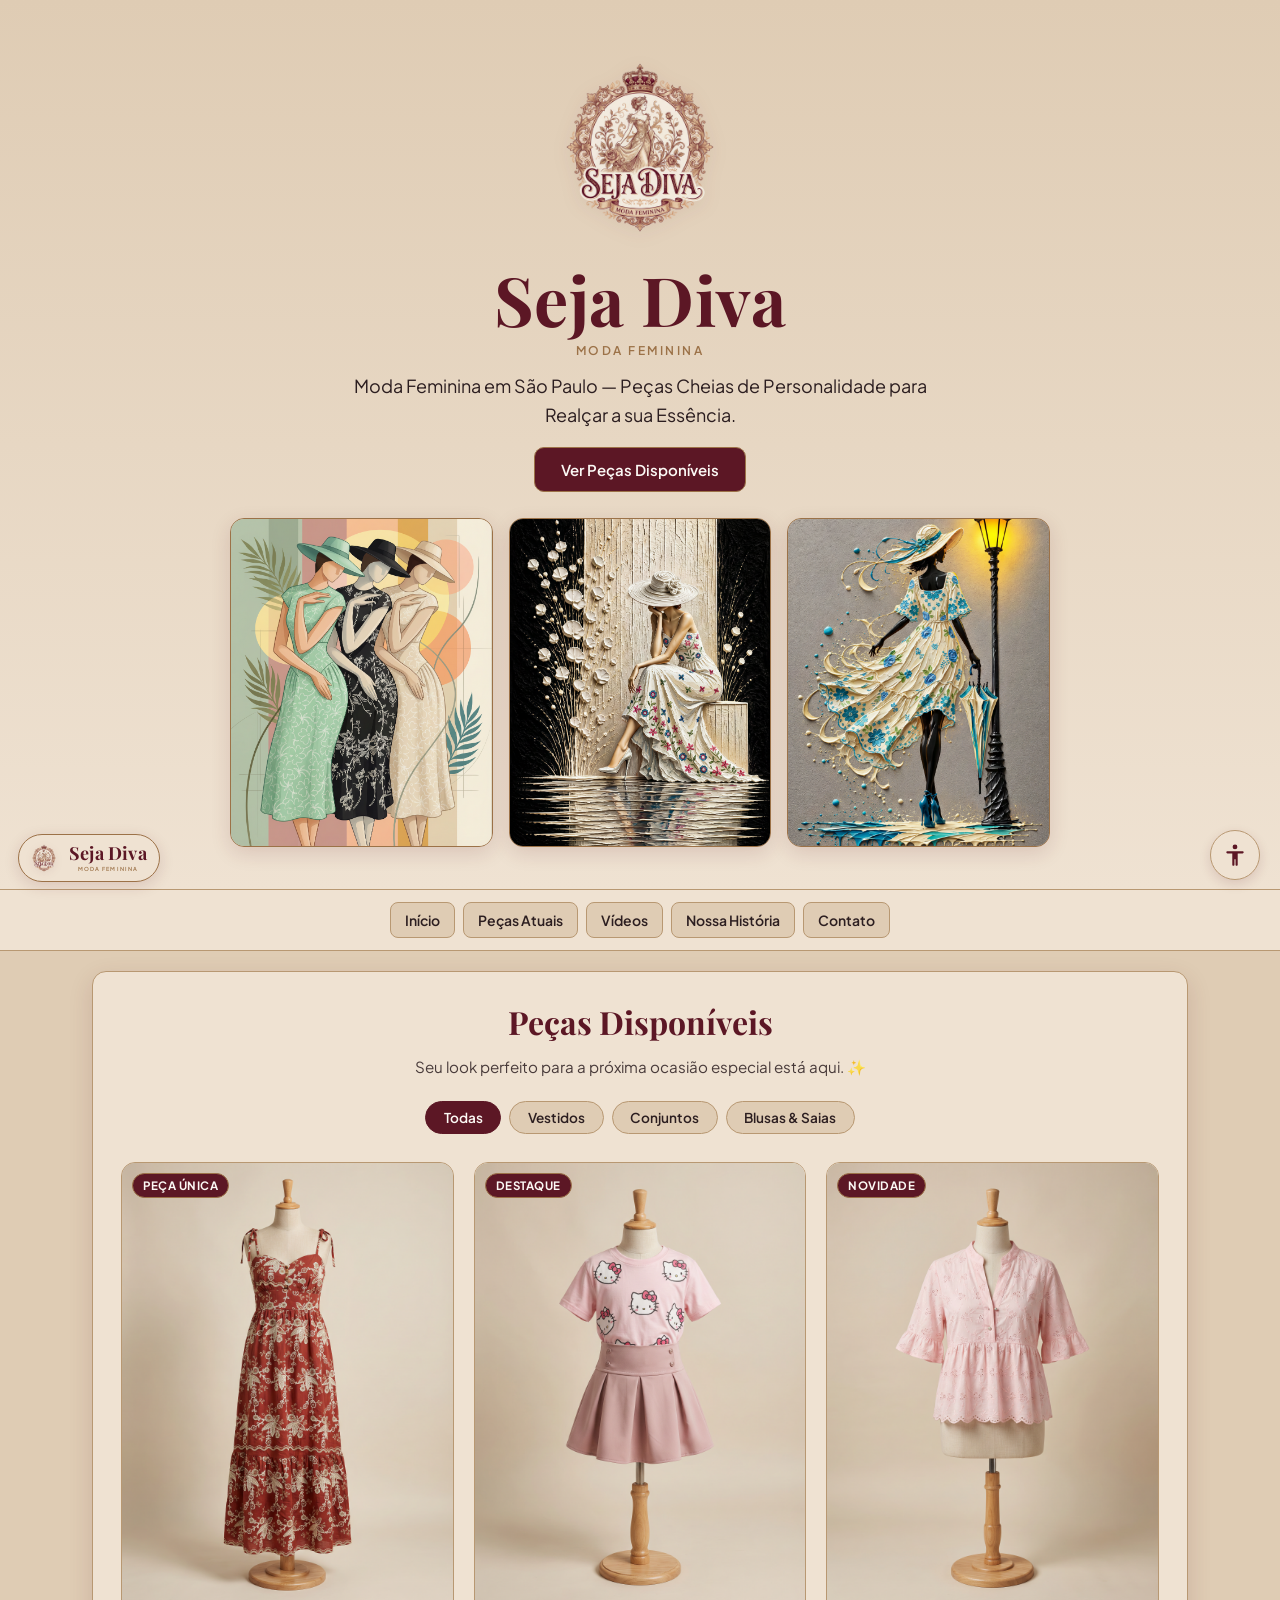
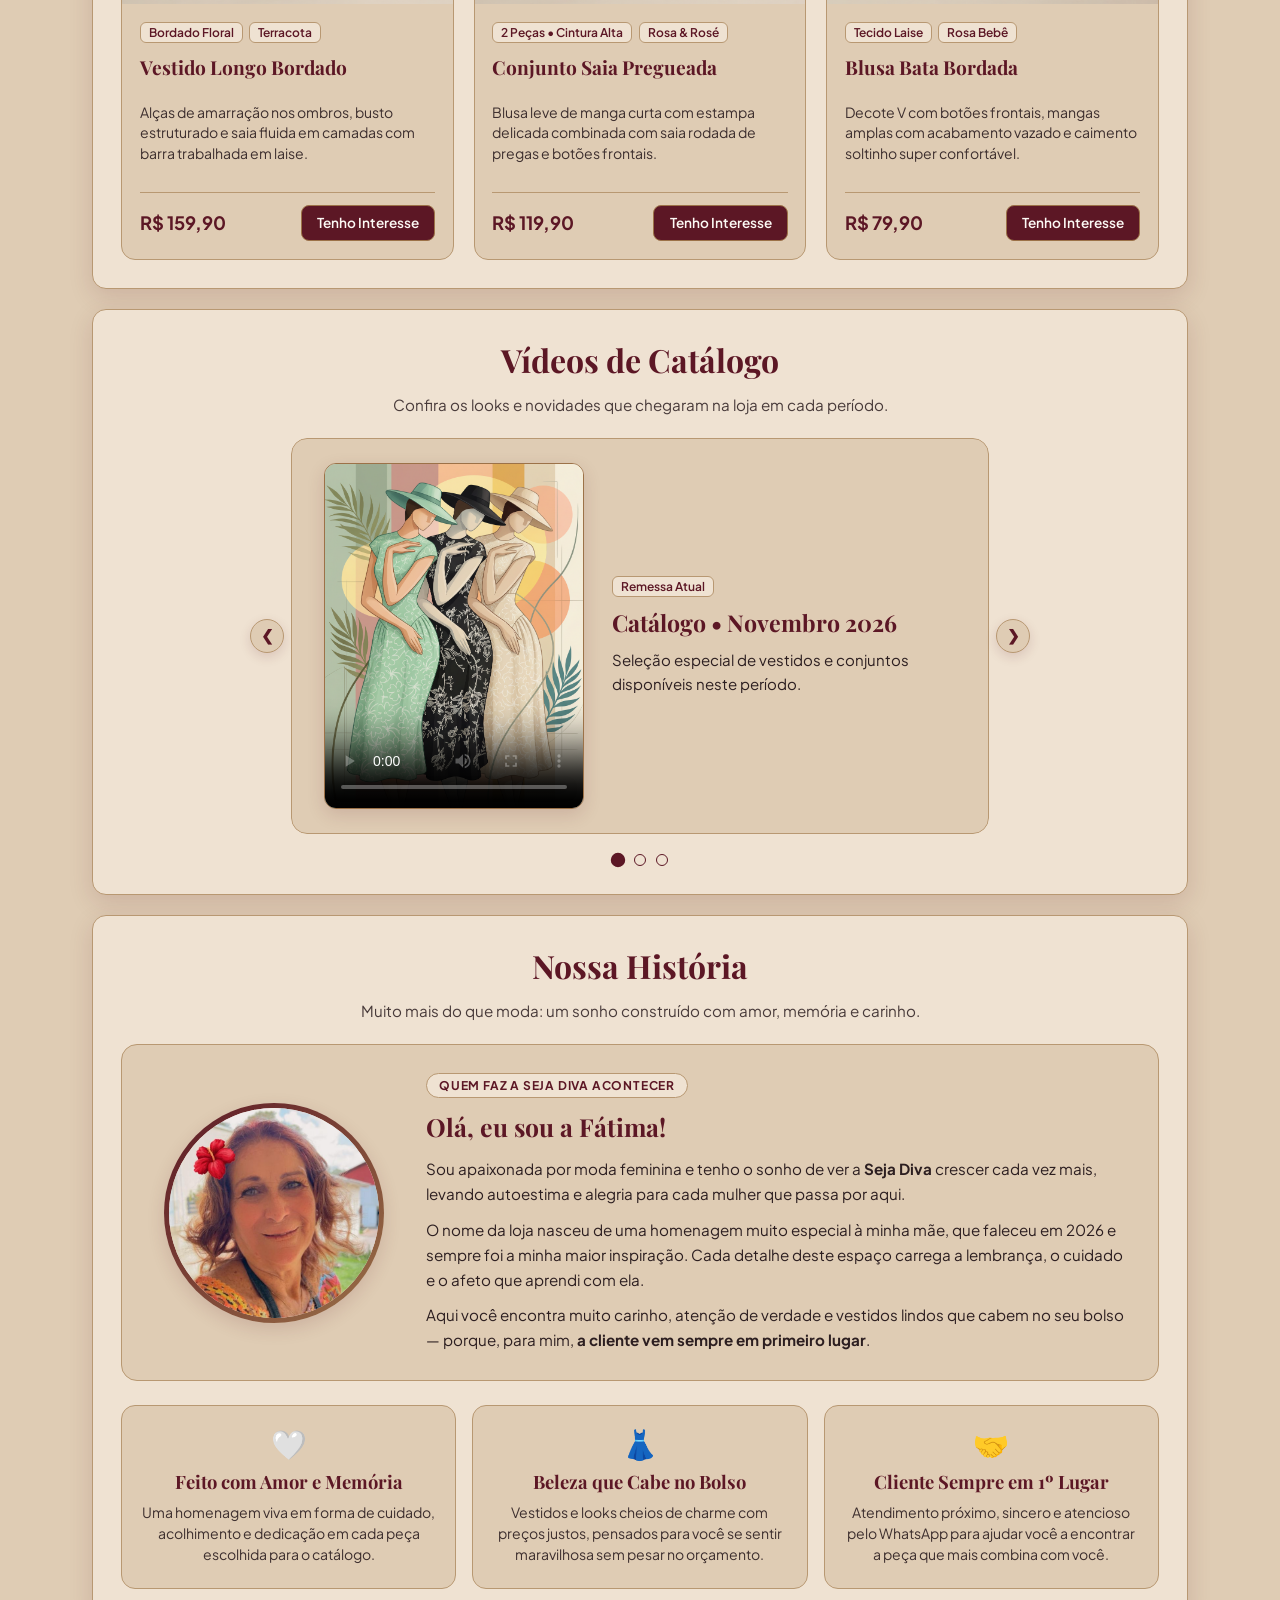
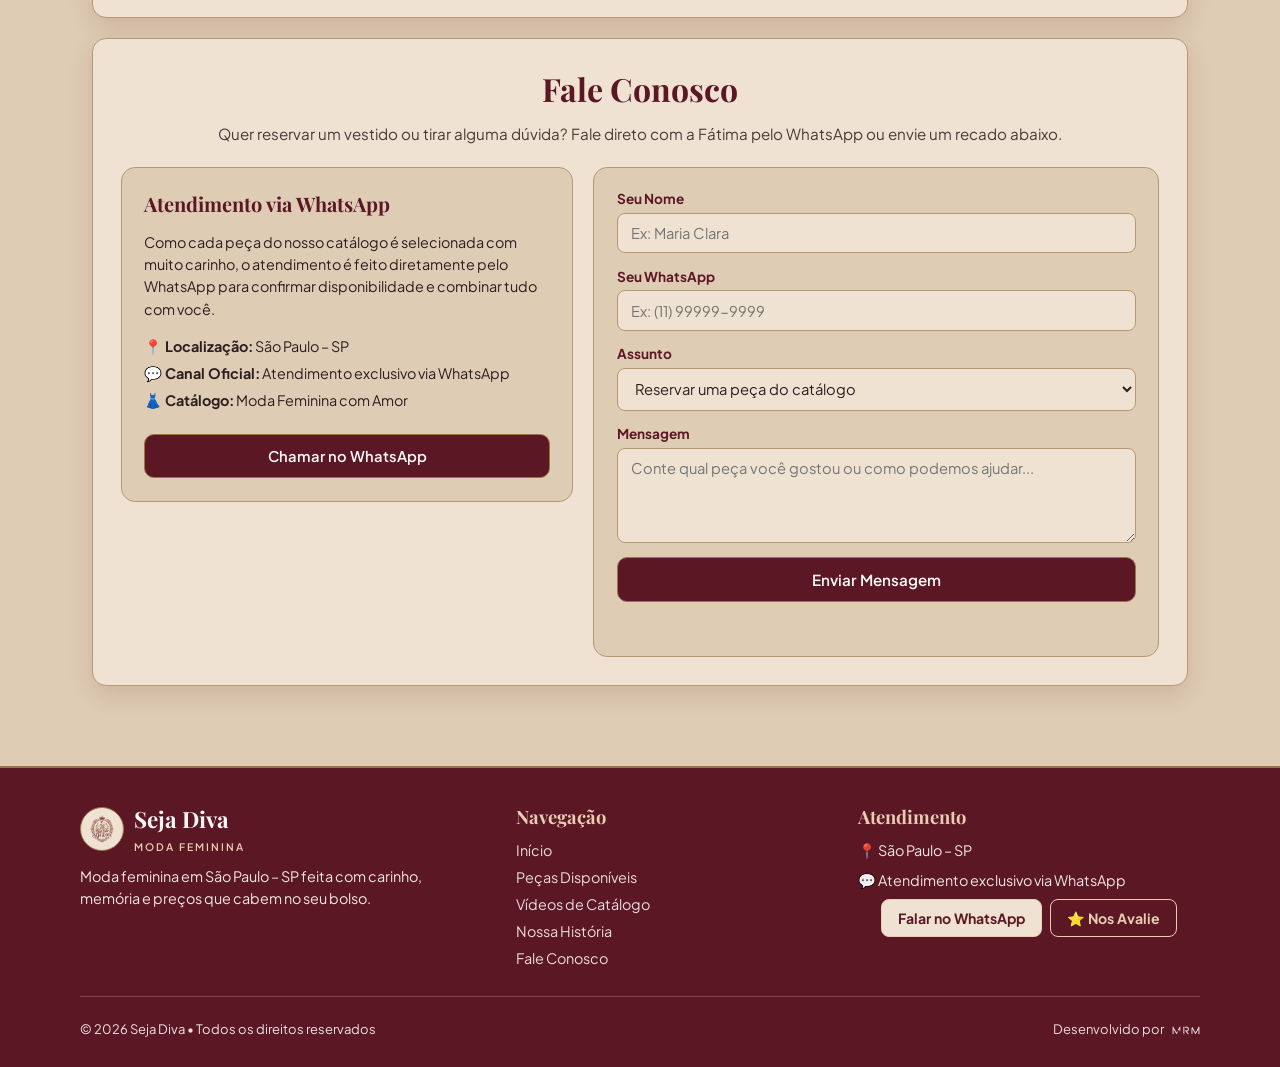
<file: index.html>
<!DOCTYPE html>
<html lang="pt-br">
<head>
  <meta charset="UTF-8">
  <meta http-equiv="refresh" content="0; url=./Etapa%203/">
  <title>Seja Diva — Moda Feminina</title>
</head>
<body>
  <p>Redirecionando para o site... <a href="./Etapa%203/">Clique aqui</a>.</p>
</body>
</html>
</file>
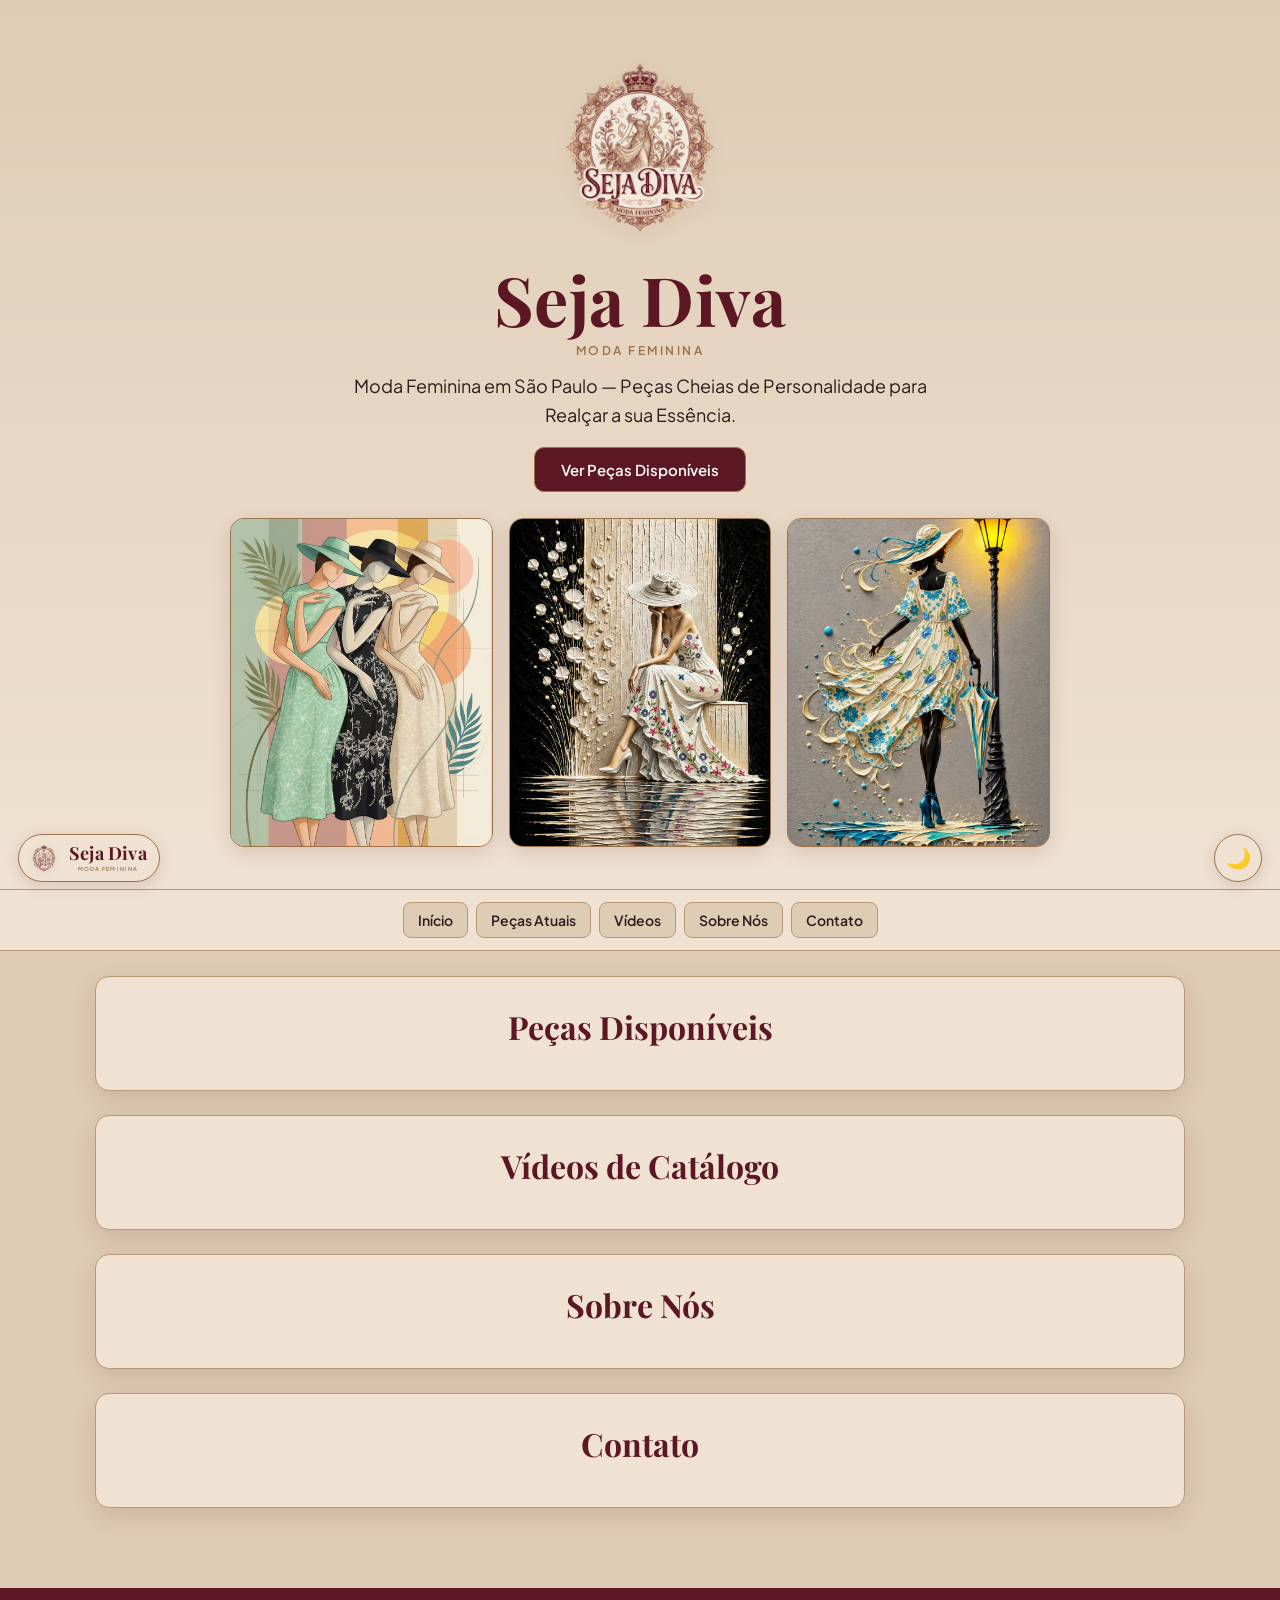
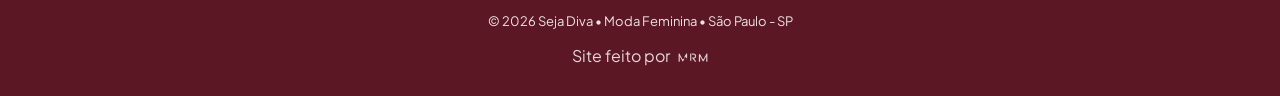
<file: Etapa 1/index.html>
<!DOCTYPE html>
<html lang="pt-br">
<head>
  <meta charset="UTF-8">
  <meta name="viewport" content="width=device-width, initial-scale=1.0">
  <title>Seja Diva | Moda Feminina</title>
  <link rel="icon" type="image/png" href="arquivos/Logo Seja Diva Favicon.png">
  <!-- google fonts, fontes do Google, importação de fontes externas para o site. Obs: para as fontes carregarem mais rápido, usamos o preconnect -->
  <link rel="preconnect" href="https://fonts.googleapis.com">
  <link rel="preconnect" href="https://fonts.gstatic.com" crossorigin>
  <!-- Fontes bonitas do Google Fonts -->
  <link href="https://fonts.googleapis.com/css2?family=Playfair+Display:wght@600;700&family=Plus+Jakarta+Sans:wght@400;500;600&display=swap" rel="stylesheet">
  <link rel="stylesheet" href="style.css">
</head>
<body>
  <button id="btn-tema" class="botao-tema-fixo" aria-label="Alternar tema">🌙</button>

  <a href="#inicio" class="marca-fixa" aria-label="Voltar ao início - Seja Diva">
    <img src="arquivos/Logo Seja Diva 2.0.png" alt="Logo Seja Diva" class="marca-fixa-logo">
    <div class="marca-fixa-texto">
      <span class="marca-fixa-titulo">Seja Diva</span>
      <span class="marca-fixa-tagline">MODA FEMININA</span>
    </div>
  </a>

  <header class="cabecalho" id="inicio">
    <div class="logo-conteiner">
      <img src="arquivos/Logo Seja Diva 2.0.png" alt="Logo Seja Diva" class="logo-site">
      <h1 class="titulo-loja">Seja Diva</h1>
      <span class="tagline-loja">MODA FEMININA</span>
    </div>

    <p class="boas-vindas">
      Moda Feminina em São Paulo — Peças Cheias de Personalidade para Realçar a sua Essência.
    </p>
    <a href="#pecas" class="botao-destaque">Ver Peças Disponíveis</a>

    <div class="galeria-artes">
      <div class="quadro-arte">
        <img src="arquivos/trio vestidos Seja Diva.png" alt="Coleção Seja Diva">
      </div>
      <div class="quadro-arte">
        <img src="arquivos/Vestido branco Seja Diva.png" alt="Elegância Seja Diva">
      </div>
      <div class="quadro-arte">
        <img src="arquivos/Vestido bege - 2 Seja Diva.png" alt="Estilo Seja Diva">
      </div>
    </div>
  </header>

  <nav class="menu" id="menu-navegacao">
    <div class="menu-links">
      <a href="#inicio" class="botao-menu">Início</a>
      <a href="#pecas" class="botao-menu">Peças Atuais</a>
      <a href="#videos" class="botao-menu">Vídeos</a>
      <a href="#sobre" class="botao-menu">Sobre Nós</a>
      <a href="#contato" class="botao-menu">Contato</a>
    </div>
    <button id="btn-toggle-menu" aria-label="Esconder menu">▲</button>
  </nav>


  <main class="painel">
    <section id="pecas" class="cartao">
      <h2>Peças Disponíveis</h2>
    </section>

    <section id="videos" class="cartao">
      <h2>Vídeos de Catálogo</h2>
    </section>

    <section id="sobre" class="cartao">
      <h2>Sobre Nós</h2>
    </section>

    <section id="contato" class="cartao">
      <h2>Contato</h2>
    </section>
  </main>

  <footer class="rodape">
    <p class="direitos">&copy; 2026 Seja Diva • Moda Feminina • São Paulo - SP</p>
    <a href="https://www.linkedin.com/in/mathrmoreira/" target="_blank" rel="noopener noreferrer" class="link-autor">
      <span>Site feito por</span>
      <img src="arquivos/Logo Meu Site (sem fundo).png" alt="Meu Logo" class="logo-rodape">
    </a>
  </footer>

  <script src="script.js"></script>
</body>
</html>
</file>
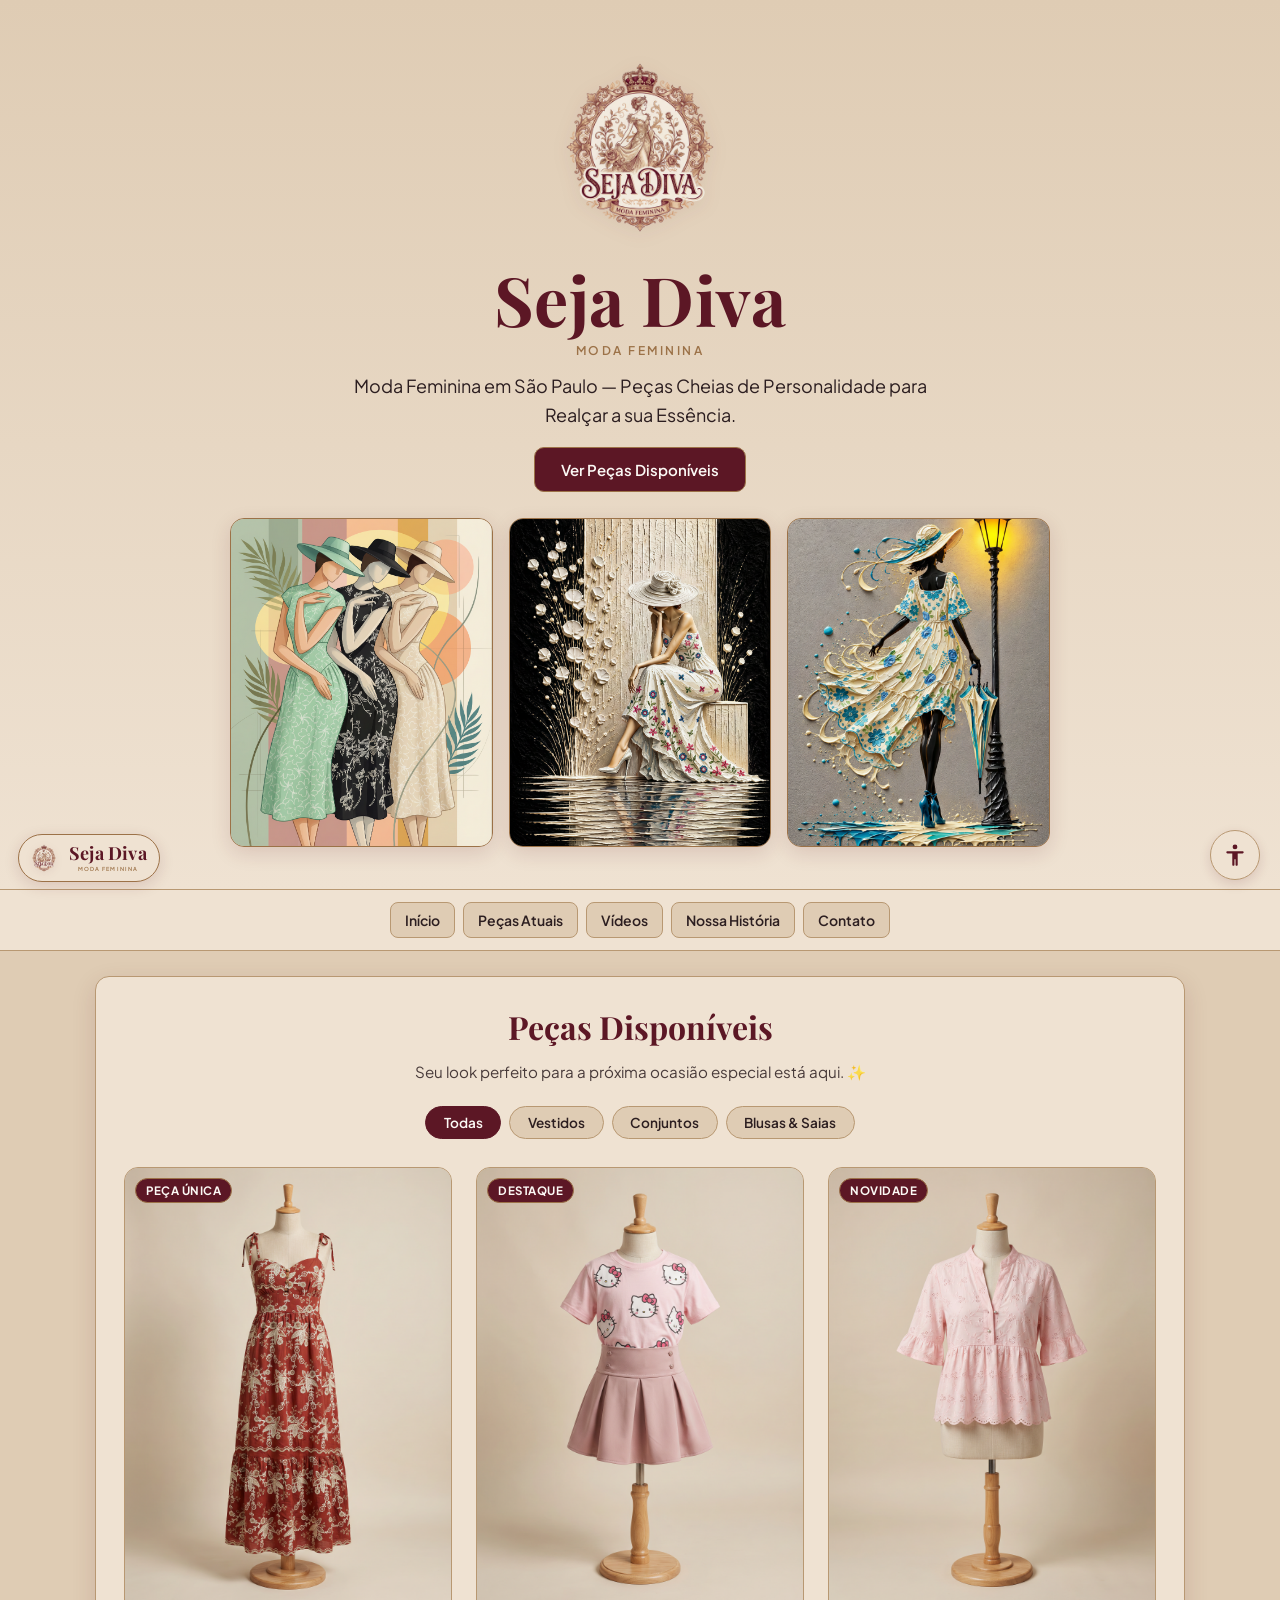
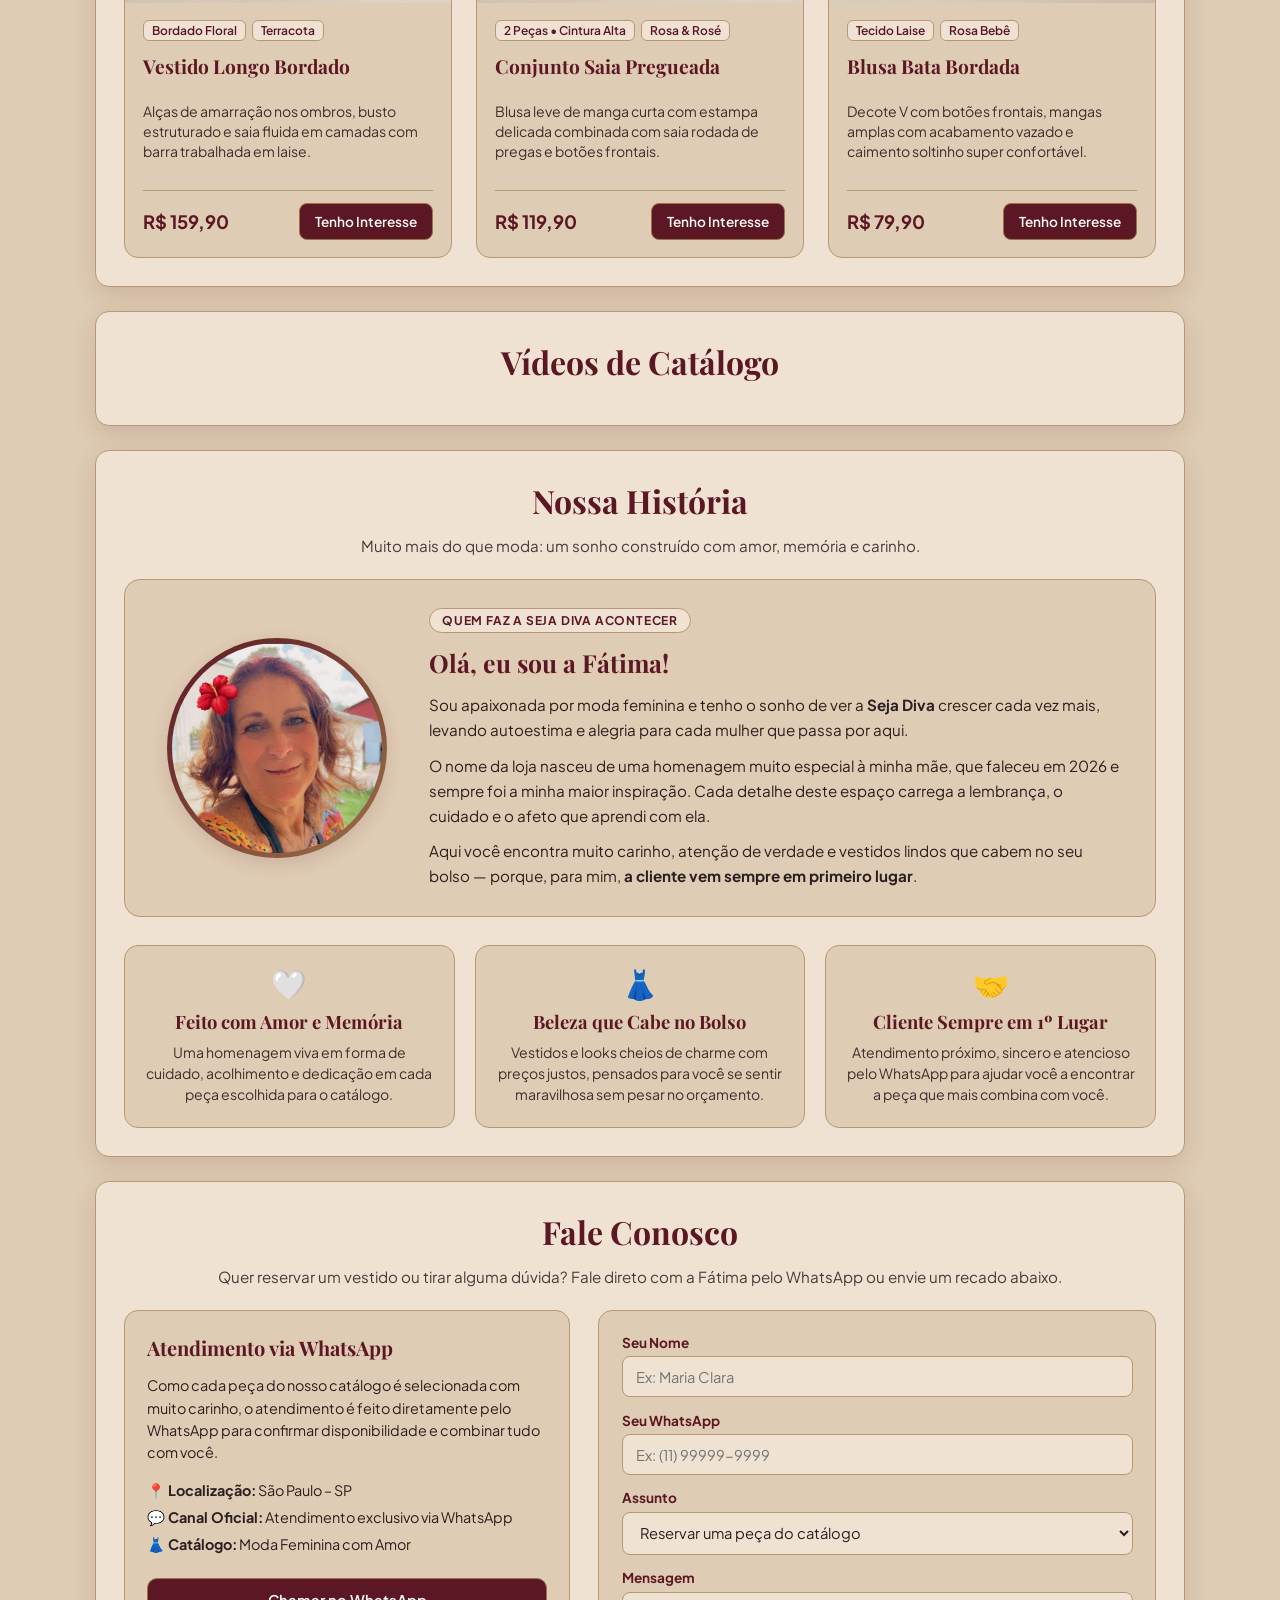
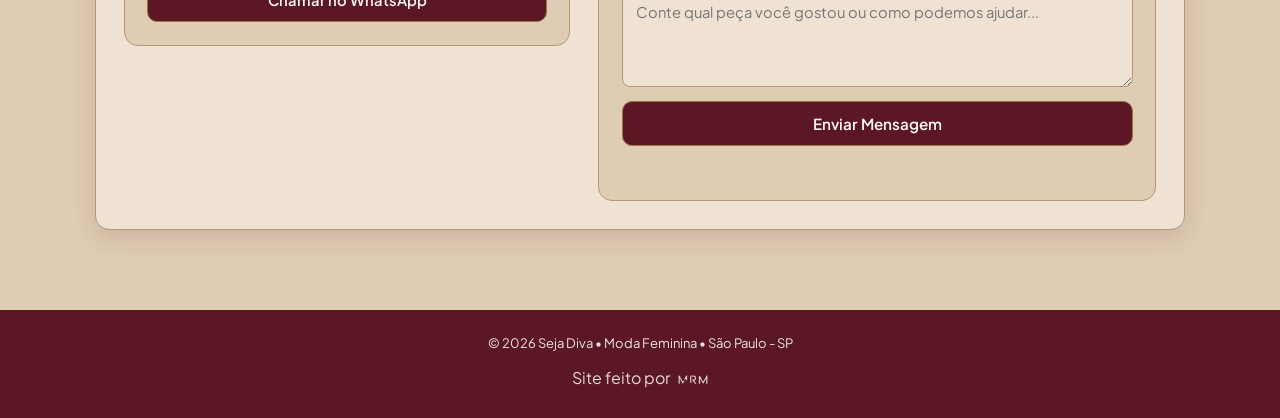
<file: Etapa 2/index.html>
<!DOCTYPE html>
<html lang="pt-br">

<head>
  <meta charset="UTF-8">
  <meta name="viewport" content="width=device-width, initial-scale=1.0">
  <title>Seja Diva | Moda Feminina</title>
  <link rel="icon" type="image/png" href="arquivos/Logo Seja Diva Favicon.png">
  <link rel="preconnect" href="https://fonts.googleapis.com">
  <link rel="preconnect" href="https://fonts.gstatic.com" crossorigin>
  <link
    href="https://fonts.googleapis.com/css2?family=Playfair+Display:wght@600;700&family=Plus+Jakarta+Sans:wght@400;500;600&display=swap"
    rel="stylesheet">
  <link rel="stylesheet" href="style.css">
</head>

<body>
  <div class="widget-acessibilidade" id="widget-acessibilidade">
    <div class="painel-acessibilidade" id="painel-acessibilidade" role="region" aria-label="Controles de acessibilidade"
      hidden>
      <span class="painel-acess-titulo">Acessibilidade</span>

      <div class="painel-acess-grupo">
        <button type="button" id="btn-diminuir-fonte" aria-label="Diminuir tamanho da fonte"
          title="Diminuir fonte">A-</button>
        <button type="button" id="btn-resetar-fonte" aria-label="Tamanho padrão da fonte"
          title="Fonte padrão">A</button>
        <button type="button" id="btn-aumentar-fonte" aria-label="Aumentar tamanho da fonte"
          title="Aumentar fonte">A+</button>
      </div>

      <button type="button" id="btn-tema" class="btn-tema-painel" aria-label="Alternar modo claro e escuro">
        <span id="icone-tema">🌙</span>
        <span id="texto-tema">Modo Escuro</span>
      </button>
    </div>

    <button type="button" id="btn-abrir-acessibilidade" class="botao-acessibilidade-fixo" aria-expanded="false"
      aria-controls="painel-acessibilidade" aria-label="Abrir opções de acessibilidade" title="Acessibilidade">
      <svg width="26" height="26" viewBox="0 0 24 24" fill="currentColor" aria-hidden="true">
        <circle cx="12" cy="4.5" r="2.2" />
        <path
          d="M19 8.5h-5.2c-.6 0-1.2 0-1.8 0s-1.2 0-1.8 0H5c-.6 0-1 .4-1 1s.4 1 1 1h4.5v10.5c0 .6.4 1 1 1s1-.4 1-1v-5h1v5c0 .6.4 1 1 1s1-.4 1-1V10.5H19c.6 0 1-.4 1-1s-.4-1-1-1z" />
      </svg>
    </button>
  </div>

  <a href="#inicio" class="marca-fixa" aria-label="Voltar ao início - Seja Diva">
    <img src="arquivos/Logo Seja Diva 2.0.png" alt="Logo Seja Diva" class="marca-fixa-logo">
    <div class="marca-fixa-texto">
      <span class="marca-fixa-titulo">Seja Diva</span>
      <span class="marca-fixa-tagline">MODA FEMININA</span>
    </div>
  </a>

  <header class="cabecalho" id="inicio">
    <div class="logo-conteiner">
      <img src="arquivos/Logo Seja Diva 2.0.png" alt="Logo Seja Diva" class="logo-site">
      <h1 class="titulo-loja">Seja Diva</h1>
      <span class="tagline-loja">MODA FEMININA</span>
    </div>

    <p class="boas-vindas">
      Moda Feminina em São Paulo — Peças Cheias de Personalidade para Realçar a sua Essência.
    </p>
    <a href="#pecas" class="botao-destaque">Ver Peças Disponíveis</a>

    <div class="galeria-artes">
      <div class="quadro-arte">
        <img src="arquivos/trio vestidos Seja Diva.png" alt="Coleção Seja Diva">
      </div>
      <div class="quadro-arte">
        <img src="arquivos/Vestido branco Seja Diva.png" alt="Elegância Seja Diva">
      </div>
      <div class="quadro-arte">
        <img src="arquivos/Vestido bege - 2 Seja Diva.png" alt="Estilo Seja Diva">
      </div>
    </div>
  </header>

  <nav class="menu" id="menu-navegacao">
    <div class="menu-links">
      <a href="#inicio" class="botao-menu">Início</a>
      <a href="#pecas" class="botao-menu">Peças Atuais</a>
      <a href="#videos" class="botao-menu">Vídeos</a>
      <a href="#sobre" class="botao-menu">Nossa História</a>
      <a href="#contato" class="botao-menu">Contato</a>
    </div>
    <button id="btn-toggle-menu" aria-label="Esconder menu">▲</button>
  </nav>

  <main class="painel">
    <section class="cartao" id="pecas" aria-labelledby="titulo-pecas">
      <div class="secao-cabecalho">
        <h2 id="titulo-pecas">Peças Disponíveis</h2>
        <p class="subtitulo-secao">Seu look perfeito para a próxima ocasião especial está aqui. ✨</p>
      </div>

      <div class="filtros-pecas" role="group" aria-label="Filtrar peças por categoria">
        <button type="button" class="btn-filtro ativo" data-categoria="todas">Todas</button>
        <button type="button" class="btn-filtro" data-categoria="vestidos">Vestidos</button>
        <button type="button" class="btn-filtro" data-categoria="conjuntos">Conjuntos</button>
        <button type="button" class="btn-filtro" data-categoria="blusas">Blusas & Saias</button>
      </div>

      <div class="grade-pecas" id="grade-pecas">
        <article class="card-peca" data-categoria="vestidos">
          <div class="card-peca-img-box">
            <span class="badge-peca">Peça Única</span>
            <img src="arquivos/vestido vermelho.png"
              alt="Vestido longo terracota com bordado floral branco, alças de amarração e saia em camadas"
              loading="lazy">
          </div>
          <div class="card-peca-corpo">
            <div class="card-peca-meta">
              <span class="tag-tamanho">Bordado Floral</span>
              <span class="tag-cor">Terracota</span>
            </div>
            <h3 class="card-peca-titulo">Vestido Longo Bordado</h3>
            <p class="card-peca-desc">Alças de amarração nos ombros, busto estruturado e saia fluida em camadas com
              barra trabalhada em laise.</p>
            <div class="card-peca-rodape">
              <span class="card-peca-preco">R$ 159,90</span>
              <a href="https://wa.me/5561993733731?text=Ol%C3%A1!%20Tenho%20interesse%20na%20pe%C3%A7a:%20Vestido%20Longo%20Bordado%20(R$%20159,90)"
                target="_blank" rel="noopener" class="btn-whatsapp-peca">
                Tenho Interesse
              </a>
            </div>
          </div>
        </article>

        <article class="card-peca" data-categoria="conjuntos">
          <div class="card-peca-img-box">
            <span class="badge-peca">Destaque</span>
            <img src="arquivos/conjunto infantil.png"
              alt="Conjunto de blusa rosa estampada e saia pregueada rosé de cintura alta com botões" loading="lazy">
          </div>
          <div class="card-peca-corpo">
            <div class="card-peca-meta">
              <span class="tag-tamanho">2 Peças • Cintura Alta</span>
              <span class="tag-cor">Rosa & Rosé</span>
            </div>
            <h3 class="card-peca-titulo">Conjunto Saia Pregueada</h3>
            <p class="card-peca-desc">Blusa leve de manga curta com estampa delicada combinada com saia rodada de pregas
              e botões frontais.</p>
            <div class="card-peca-rodape">
              <span class="card-peca-preco">R$ 119,90</span>
              <a href="https://wa.me/5561993733731?text=Ol%C3%A1!%20Tenho%20interesse%20na%20pe%C3%A7a:%20Conjunto%20Saia%20Pregueada%20(R$%20119,90)"
                target="_blank" rel="noopener" class="btn-whatsapp-peca">
                Tenho Interesse
              </a>
            </div>
          </div>
        </article>

        <article class="card-peca" data-categoria="blusas">
          <div class="card-peca-img-box">
            <span class="badge-peca">Novidade</span>
            <img src="arquivos/camisa rosa.png"
              alt="Blusa bata rosa bebê em tecido laise bordado com decote V e mangas amplas" loading="lazy">
          </div>
          <div class="card-peca-corpo">
            <div class="card-peca-meta">
              <span class="tag-tamanho">Tecido Laise</span>
              <span class="tag-cor">Rosa Bebê</span>
            </div>
            <h3 class="card-peca-titulo">Blusa Bata Bordada</h3>
            <p class="card-peca-desc">Decote V com botões frontais, mangas amplas com acabamento vazado e caimento
              soltinho super confortável.</p>
            <div class="card-peca-rodape">
              <span class="card-peca-preco">R$ 79,90</span>
              <a href="https://wa.me/5561993733731?text=Ol%C3%A1!%20Tenho%20interesse%20na%20pe%C3%A7a:%20Blusa%20Bata%20Bordada%20(R$%2079,90)"
                target="_blank" rel="noopener" class="btn-whatsapp-peca">
                Tenho Interesse
              </a>
            </div>
          </div>
        </article>
      </div>
    </section>

    <section id="videos" class="cartao">
      <h2>Vídeos de Catálogo</h2>
    </section>

    <section class="cartao" id="sobre" aria-labelledby="titulo-sobre">
      <div class="secao-cabecalho">
        <h2 id="titulo-sobre">Nossa História</h2>
        <p class="subtitulo-secao">Muito mais do que moda: um sonho construído com amor, memória e carinho.</p>
      </div>

      <div class="sobre-fundadora">
        <div class="foto-fundadora-moldura">
          <img src="arquivos/fatima.png" alt="Foto de Fátima, fundadora da loja Seja Diva" loading="lazy">
        </div>

        <div class="historia-fundadora">
          <span class="selo-fundadora">Quem faz a Seja Diva acontecer</span>
          <h3>Olá, eu sou a Fátima!</h3>
          <p>
            Sou apaixonada por moda feminina e tenho o sonho de ver a <strong>Seja Diva</strong> crescer cada vez mais,
            levando autoestima e alegria para cada mulher que passa por aqui.
          </p>
          <p>
            O nome da loja nasceu de uma homenagem muito especial à minha mãe, que faleceu em 2026 e sempre foi a minha
            maior inspiração. Cada detalhe deste espaço carrega a lembrança, o cuidado e o afeto que aprendi com ela.
          </p>
          <p>
            Aqui você encontra muito carinho, atenção de verdade e vestidos lindos que cabem no seu bolso — porque, para
            mim, <strong>a cliente vem sempre em primeiro lugar</strong>.
          </p>
        </div>
      </div>

      <div class="grade-sobre-cards">
        <article class="card-explicativo">
          <span class="icone-card-sobre" aria-hidden="true">🤍</span>
          <h3>Feito com Amor e Memória</h3>
          <p>Uma homenagem viva em forma de cuidado, acolhimento e dedicação em cada peça escolhida para o catálogo.</p>
        </article>

        <article class="card-explicativo">
          <span class="icone-card-sobre" aria-hidden="true">👗</span>
          <h3>Beleza que Cabe no Bolso</h3>
          <p>Vestidos e looks cheios de charme com preços justos, pensados para você se sentir maravilhosa sem pesar no
            orçamento.</p>
        </article>

        <article class="card-explicativo">
          <span class="icone-card-sobre" aria-hidden="true">🤝</span>
          <h3>Cliente Sempre em 1º Lugar</h3>
          <p>Atendimento próximo, sincero e atencioso pelo WhatsApp para ajudar você a encontrar a peça que mais combina
            com você.</p>
        </article>
      </div>
    </section>

    <section class="cartao" id="contato" aria-labelledby="titulo-contato">
      <div class="secao-cabecalho">
        <h2 id="titulo-contato">Fale Conosco</h2>
        <p class="subtitulo-secao">Quer reservar um vestido ou tirar alguma dúvida? Fale direto com a Fátima pelo
          WhatsApp ou envie um recado abaixo.</p>
      </div>

      <div class="contato-layout">
        <div class="contato-info">
          <h3>Atendimento via WhatsApp</h3>
          <p>Como cada peça do nosso catálogo é selecionada com muito carinho, o atendimento é feito diretamente pelo
            WhatsApp para confirmar disponibilidade e combinar tudo com você.</p>

          <ul class="lista-contato">
            <li><strong>📍 Localização:</strong> São Paulo – SP</li>
            <li><strong>💬 Canal Oficial:</strong> Atendimento exclusivo via WhatsApp</li>
            <li><strong>👗 Catálogo:</strong> Moda Feminina com Amor</li>
          </ul>

          <a href="https://wa.me/5561993733731?text=Ol%C3%A1%20F%C3%A1tima!%20Vim%20pelo%20site%20da%20Seja%20Diva%20e%20gostaria%20de%20mais%20informa%C3%A7%C3%B5es."
            target="_blank" rel="noopener" class="btn-whatsapp-contato">
            Chamar no WhatsApp
          </a>
        </div>

        <form class="form-contato" id="form-contato" novalidate>
          <div class="campo-grupo">
            <label for="contato-nome">Seu Nome</label>
            <input type="text" id="contato-nome" name="nome" placeholder="Ex: Maria Clara" required>
          </div>

          <div class="campo-grupo">
            <label for="contato-whatsapp">Seu WhatsApp</label>
            <input type="tel" id="contato-whatsapp" name="contato" placeholder="Ex: (11) 99999-9999" required>
          </div>

          <div class="campo-grupo">
            <label for="contato-assunto">Assunto</label>
            <select id="contato-assunto" name="assunto">
              <option value="reserva">Reservar uma peça do catálogo</option>
              <option value="duvida">Dúvida sobre tecido ou caimento</option>
              <option value="outro">Outro assunto</option>
            </select>
          </div>

          <div class="campo-grupo">
            <label for="contato-mensagem">Mensagem</label>
            <textarea id="contato-mensagem" name="mensagem" rows="4"
              placeholder="Conte qual peça você gostou ou como podemos ajudar..." required></textarea>
          </div>

          <button type="submit" class="btn-enviar-form">Enviar Mensagem</button>
          <p class="feedback-form" id="feedback-contato" role="status" aria-live="polite"></p>
        </form>
      </div>
    </section>
  </main>

  <footer class="rodape">
    <p class="direitos">&copy; 2026 Seja Diva • Moda Feminina • São Paulo - SP</p>
    <a href="https://www.linkedin.com/in/mathrmoreira/" target="_blank" rel="noopener noreferrer" class="link-autor">
      <span>Site feito por</span>
      <img src="arquivos/Logo Meu Site (sem fundo).png" alt="Meu Logo" class="logo-rodape">
    </a>
  </footer>

  <script src="script.js"></script>
</body>

</html>
</file>
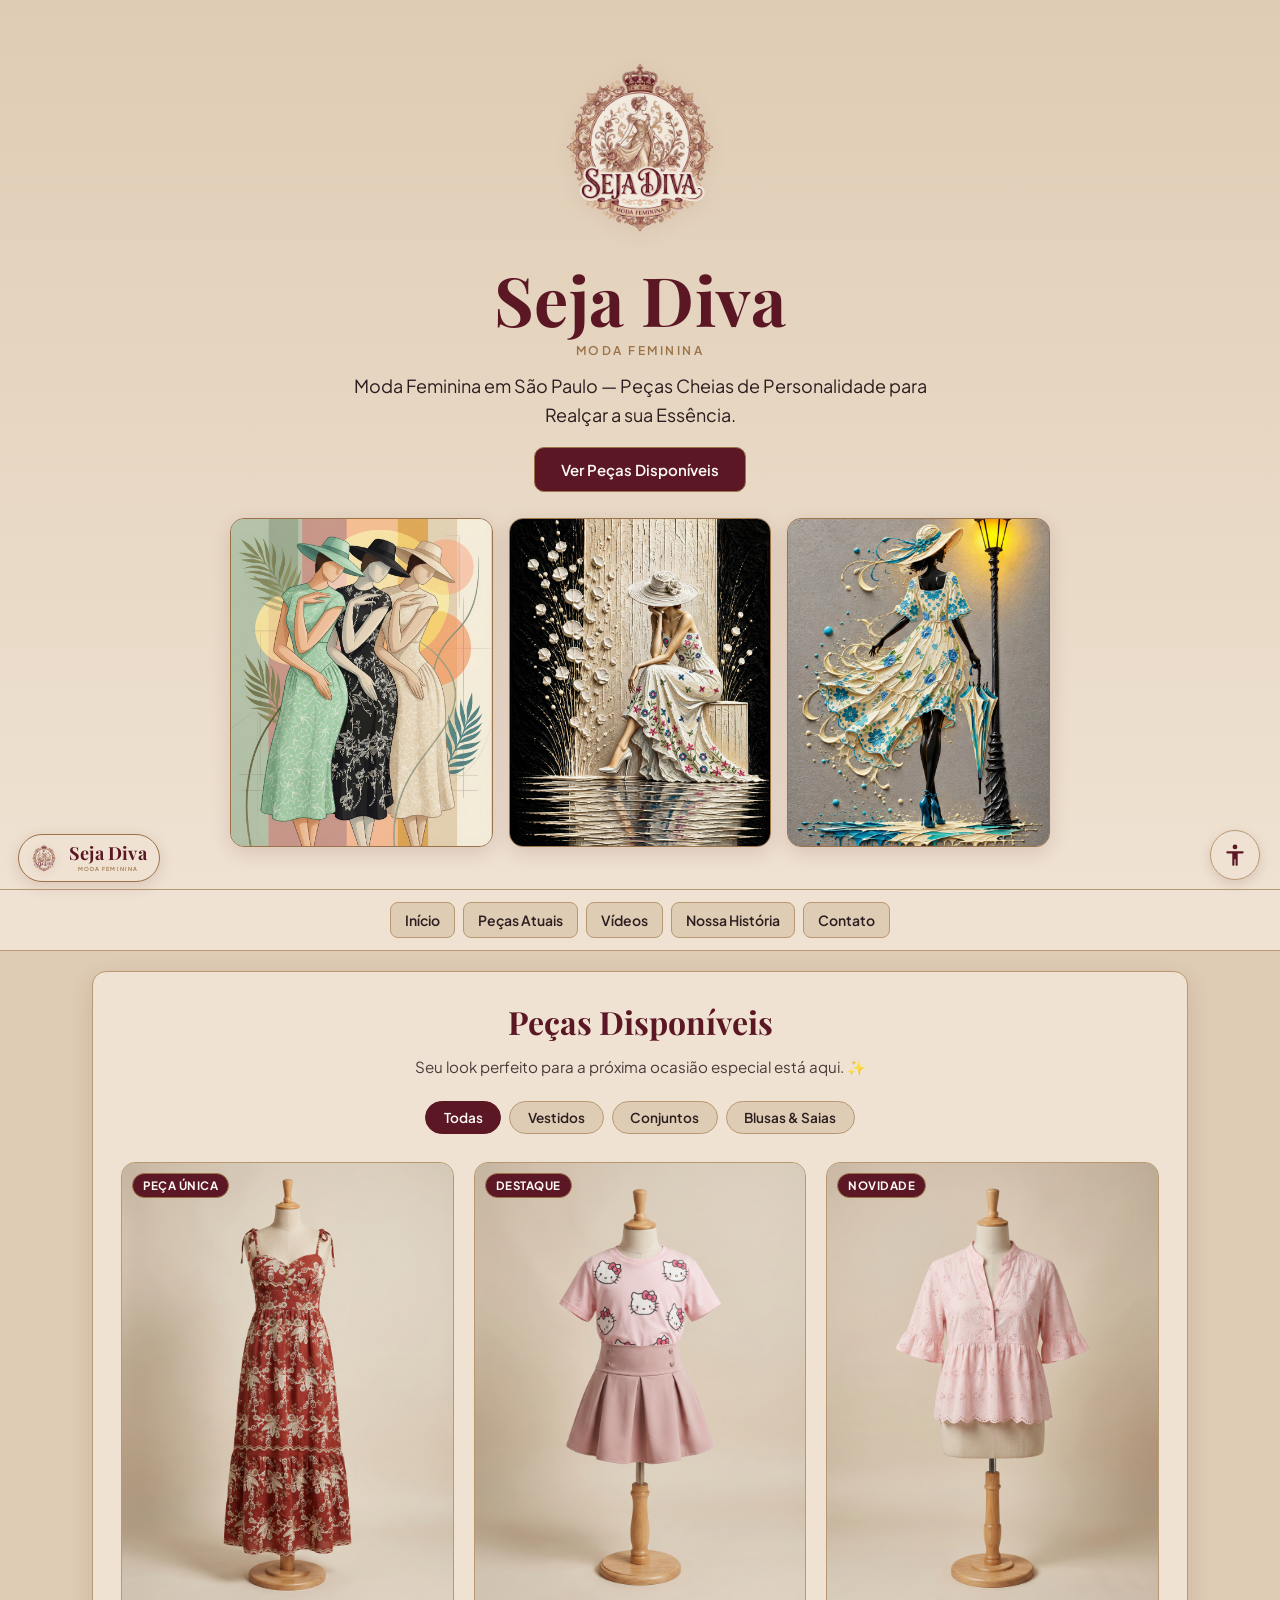
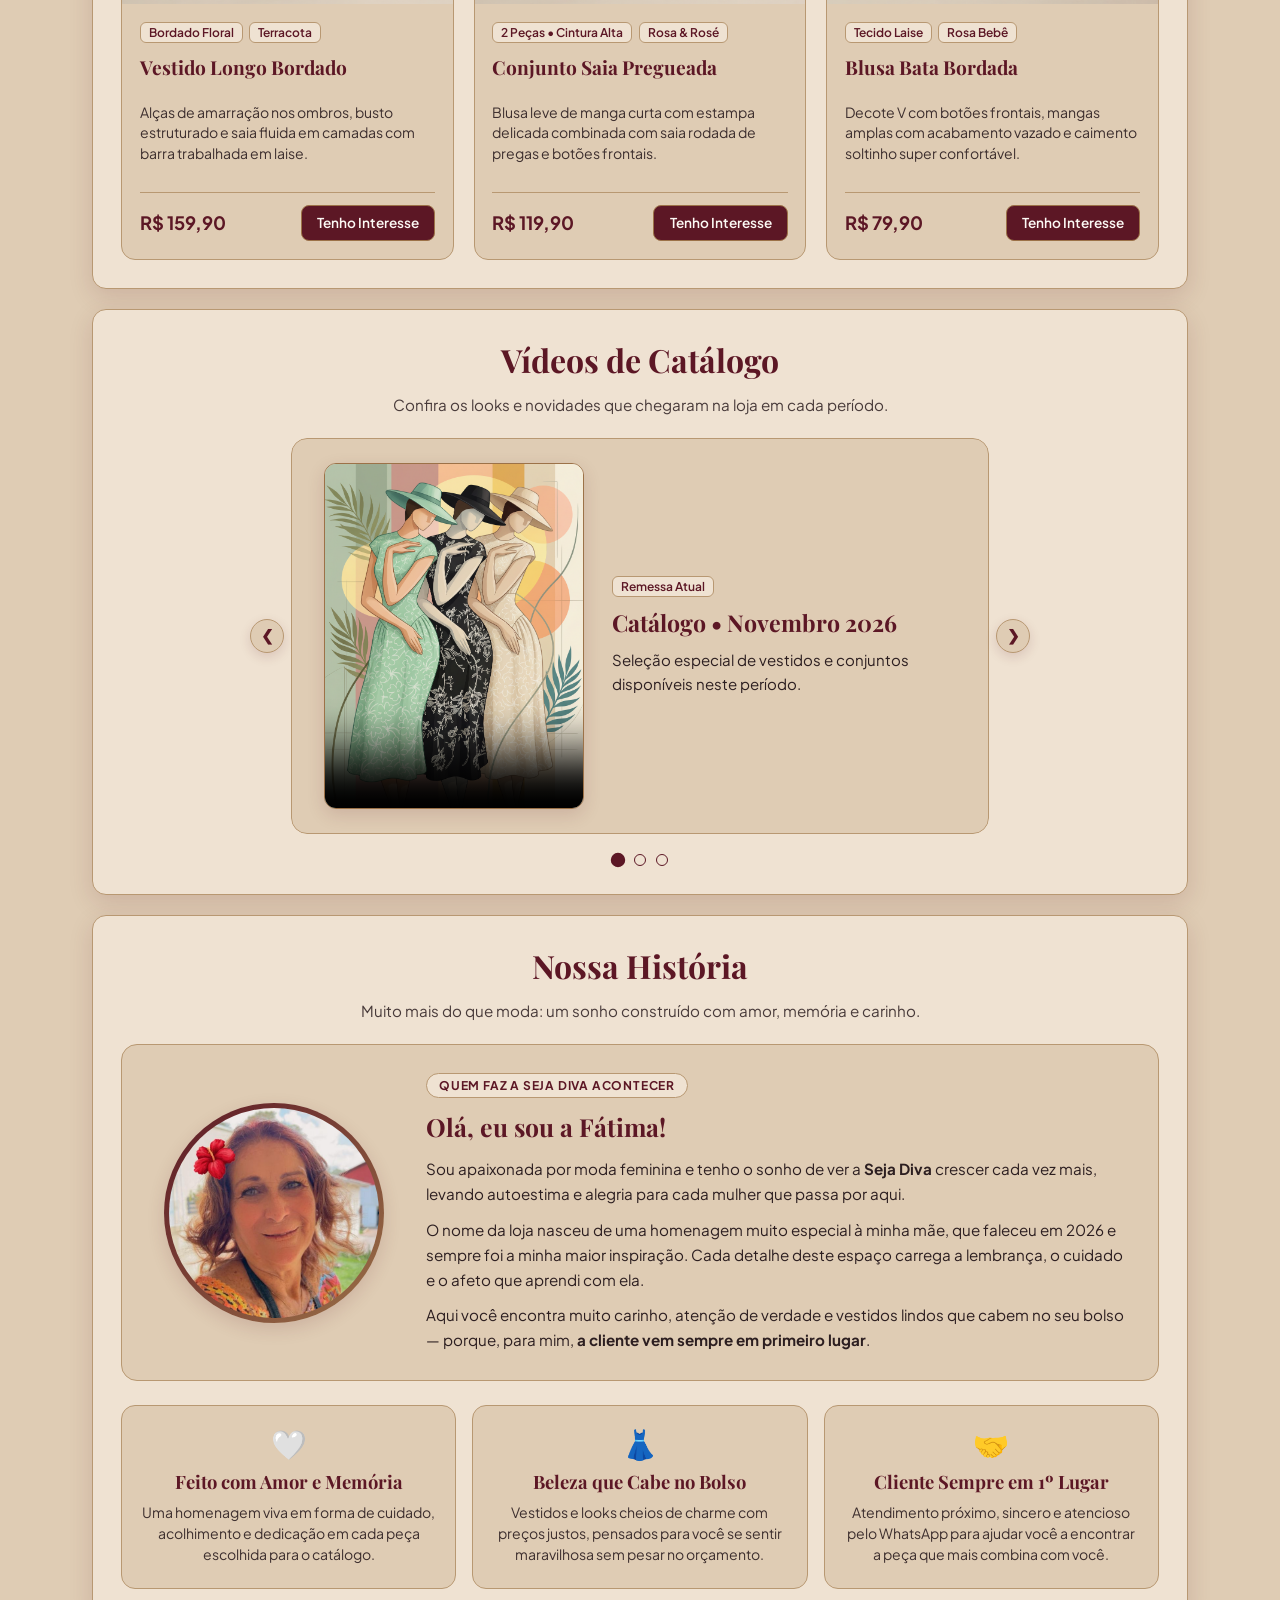
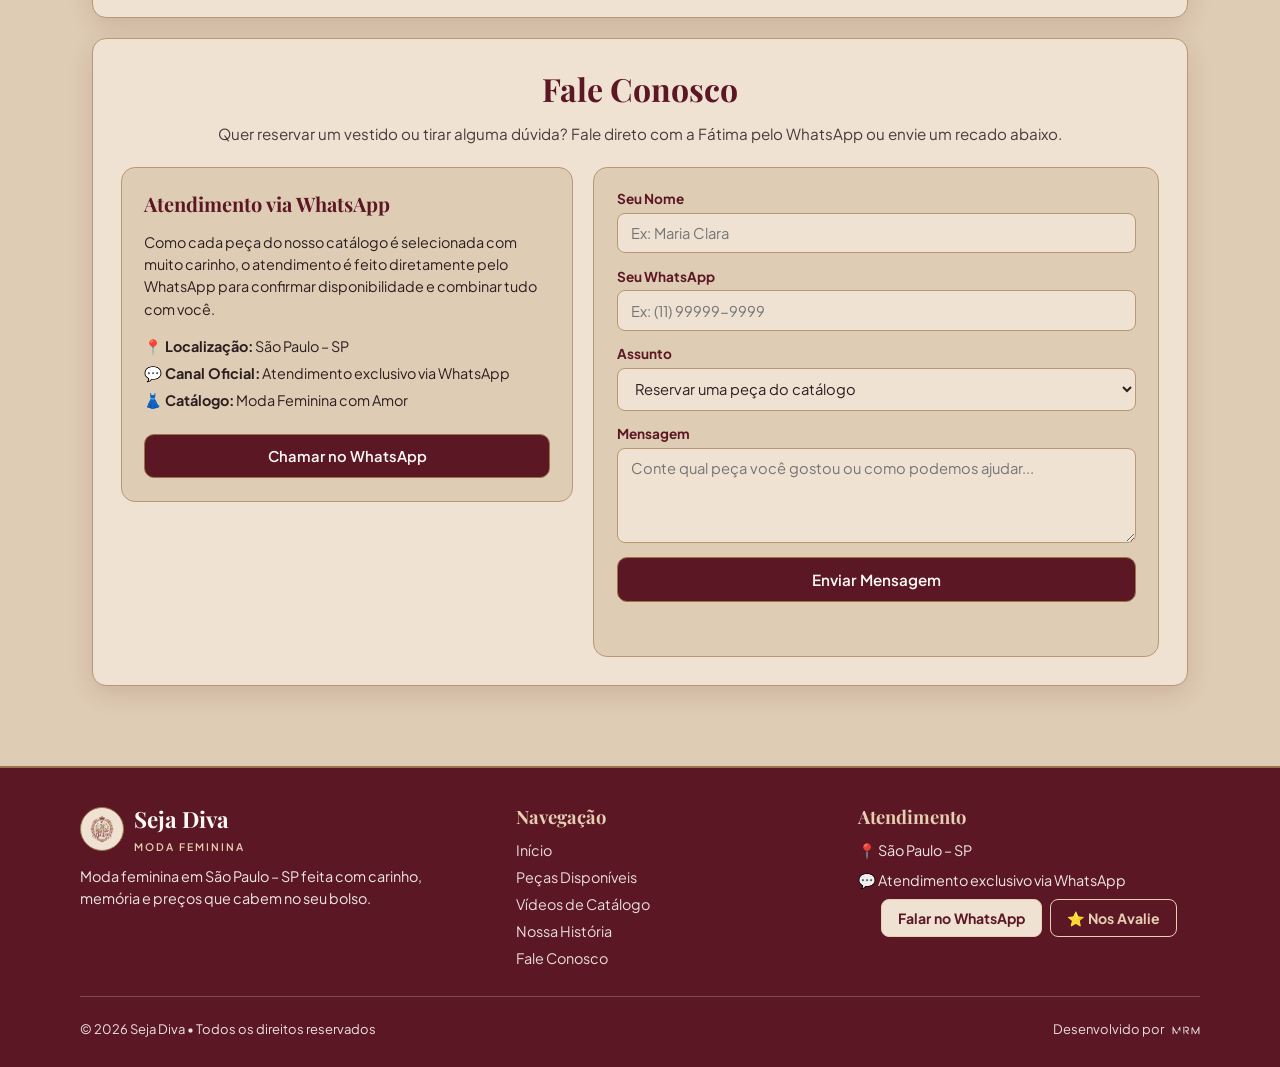
<file: Etapa 3/index.html>
<!DOCTYPE html>
<html lang="pt-br">

<head>
  <meta charset="UTF-8">
  <meta name="viewport" content="width=device-width, initial-scale=1.0">
  <title>Seja Diva | Moda Feminina</title>
  <link rel="icon" type="image/png" href="arquivos/Logo Seja Diva Favicon.png">
  <link rel="preconnect" href="https://fonts.googleapis.com">
  <link rel="preconnect" href="https://fonts.gstatic.com" crossorigin>
  <link
    href="https://fonts.googleapis.com/css2?family=Playfair+Display:wght@600;700&family=Plus+Jakarta+Sans:wght@400;500;600&display=swap"
    rel="stylesheet">
  <link rel="stylesheet" href="style.css">
</head>

<body>
  <div class="widget-acessibilidade" id="widget-acessibilidade">
    <div class="painel-acessibilidade" id="painel-acessibilidade" role="region" aria-label="Controles de acessibilidade"
      hidden>
      <span class="painel-acess-titulo">Acessibilidade</span>

      <div class="painel-acess-grupo">
        <button type="button" id="btn-diminuir-fonte" aria-label="Diminuir tamanho da fonte"
          title="Diminuir fonte">A-</button>
        <button type="button" id="btn-resetar-fonte" aria-label="Tamanho padrão da fonte"
          title="Fonte padrão">A</button>
        <button type="button" id="btn-aumentar-fonte" aria-label="Aumentar tamanho da fonte"
          title="Aumentar fonte">A+</button>
      </div>

      <button type="button" id="btn-tema" class="btn-tema-painel" aria-label="Alternar modo claro e escuro">
        <span id="icone-tema">🌙</span>
        <span id="texto-tema">Modo Escuro</span>
      </button>
    </div>

    <button type="button" id="btn-abrir-acessibilidade" class="botao-acessibilidade-fixo" aria-expanded="false"
      aria-controls="painel-acessibilidade" aria-label="Abrir opções de acessibilidade" title="Acessibilidade">
      <svg width="26" height="26" viewBox="0 0 24 24" fill="currentColor" aria-hidden="true">
        <circle cx="12" cy="4.5" r="2.2" />
        <path
          d="M19 8.5h-5.2c-.6 0-1.2 0-1.8 0s-1.2 0-1.8 0H5c-.6 0-1 .4-1 1s.4 1 1 1h4.5v10.5c0 .6.4 1 1 1s1-.4 1-1v-5h1v5c0 .6.4 1 1 1s1-.4 1-1V10.5H19c.6 0 1-.4 1-1s-.4-1-1-1z" />
      </svg>
    </button>
  </div>

  <a href="#inicio" class="marca-fixa" aria-label="Voltar ao início - Seja Diva">
    <img src="arquivos/Logo Seja Diva 2.0.png" alt="Logo Seja Diva" class="marca-fixa-logo">
    <div class="marca-fixa-texto">
      <span class="marca-fixa-titulo">Seja Diva</span>
      <span class="marca-fixa-tagline">MODA FEMININA</span>
    </div>
  </a>

  <header class="cabecalho" id="inicio">
    <div class="logo-conteiner">
      <img src="arquivos/Logo Seja Diva 2.0.png" alt="Logo Seja Diva" class="logo-site">
      <h1 class="titulo-loja">Seja Diva</h1>
      <span class="tagline-loja">MODA FEMININA</span>
    </div>

    <p class="boas-vindas">
      Moda Feminina em São Paulo — Peças Cheias de Personalidade para Realçar a sua Essência.
    </p>
    <a href="#pecas" class="botao-destaque">Ver Peças Disponíveis</a>

    <div class="galeria-artes">
      <div class="quadro-arte">
        <img src="arquivos/trio vestidos Seja Diva.png" alt="Coleção Seja Diva">
      </div>
      <div class="quadro-arte">
        <img src="arquivos/Vestido branco Seja Diva.png" alt="Elegância Seja Diva">
      </div>
      <div class="quadro-arte">
        <img src="arquivos/Vestido bege - 2 Seja Diva.png" alt="Estilo Seja Diva">
      </div>
    </div>
  </header>

  <nav class="menu" id="menu-navegacao">
    <div class="menu-links">
      <a href="#inicio" class="botao-menu">Início</a>
      <a href="#pecas" class="botao-menu">Peças Atuais</a>
      <a href="#videos" class="botao-menu">Vídeos</a>
      <a href="#sobre" class="botao-menu">Nossa História</a>
      <a href="#contato" class="botao-menu">Contato</a>
    </div>
    <button id="btn-toggle-menu" aria-label="Esconder menu">▲</button>
  </nav>

  <main class="painel">
    <section class="cartao" id="pecas" aria-labelledby="titulo-pecas">
      <div class="secao-cabecalho">
        <h2 id="titulo-pecas">Peças Disponíveis</h2>
        <p class="subtitulo-secao">Seu look perfeito para a próxima ocasião especial está aqui. ✨</p>
      </div>

      <div class="filtros-pecas" role="group" aria-label="Filtrar peças por categoria">
        <button type="button" class="btn-filtro ativo" data-categoria="todas">Todas</button>
        <button type="button" class="btn-filtro" data-categoria="vestidos">Vestidos</button>
        <button type="button" class="btn-filtro" data-categoria="conjuntos">Conjuntos</button>
        <button type="button" class="btn-filtro" data-categoria="blusas">Blusas & Saias</button>
      </div>

      <div class="grade-pecas" id="grade-pecas">
        <article class="card-peca" data-categoria="vestidos">
          <div class="card-peca-img-box">
            <span class="badge-peca">Peça Única</span>
            <img src="arquivos/vestido vermelho.png"
              alt="Vestido longo terracota com bordado floral branco, alças de amarração e saia em camadas"
              loading="lazy">
          </div>
          <div class="card-peca-corpo">
            <div class="card-peca-meta">
              <span class="tag-tamanho">Bordado Floral</span>
              <span class="tag-cor">Terracota</span>
            </div>
            <h3 class="card-peca-titulo">Vestido Longo Bordado</h3>
            <p class="card-peca-desc">Alças de amarração nos ombros, busto estruturado e saia fluida em camadas com
              barra trabalhada em laise.</p>
            <div class="card-peca-rodape">
              <span class="card-peca-preco">R$ 159,90</span>
              <a href="https://wa.me/5561993733731?text=Ol%C3%A1!%20Tenho%20interesse%20na%20pe%C3%A7a:%20Vestido%20Longo%20Bordado%20(R$%20159,90)"
                target="_blank" rel="noopener" class="btn-whatsapp-peca">
                Tenho Interesse
              </a>
            </div>
          </div>
        </article>

        <article class="card-peca" data-categoria="conjuntos">
          <div class="card-peca-img-box">
            <span class="badge-peca">Destaque</span>
            <img src="arquivos/conjunto infantil.png"
              alt="Conjunto de blusa rosa estampada e saia pregueada rosé de cintura alta com botões" loading="lazy">
          </div>
          <div class="card-peca-corpo">
            <div class="card-peca-meta">
              <span class="tag-tamanho">2 Peças • Cintura Alta</span>
              <span class="tag-cor">Rosa & Rosé</span>
            </div>
            <h3 class="card-peca-titulo">Conjunto Saia Pregueada</h3>
            <p class="card-peca-desc">Blusa leve de manga curta com estampa delicada combinada com saia rodada de pregas
              e botões frontais.</p>
            <div class="card-peca-rodape">
              <span class="card-peca-preco">R$ 119,90</span>
              <a href="https://wa.me/5561993733731?text=Ol%C3%A1!%20Tenho%20interesse%20na%20pe%C3%A7a:%20Conjunto%20Saia%20Pregueada%20(R$%20119,90)"
                target="_blank" rel="noopener" class="btn-whatsapp-peca">
                Tenho Interesse
              </a>
            </div>
          </div>
        </article>

        <article class="card-peca" data-categoria="blusas">
          <div class="card-peca-img-box">
            <span class="badge-peca">Novidade</span>
            <img src="arquivos/camisa rosa.png"
              alt="Blusa bata rosa bebê em tecido laise bordado com decote V e mangas amplas" loading="lazy">
          </div>
          <div class="card-peca-corpo">
            <div class="card-peca-meta">
              <span class="tag-tamanho">Tecido Laise</span>
              <span class="tag-cor">Rosa Bebê</span>
            </div>
            <h3 class="card-peca-titulo">Blusa Bata Bordada</h3>
            <p class="card-peca-desc">Decote V com botões frontais, mangas amplas com acabamento vazado e caimento
              soltinho super confortável.</p>
            <div class="card-peca-rodape">
              <span class="card-peca-preco">R$ 79,90</span>
              <a href="https://wa.me/5561993733731?text=Ol%C3%A1!%20Tenho%20interesse%20na%20pe%C3%A7a:%20Blusa%20Bata%20Bordada%20(R$%2079,90)"
                target="_blank" rel="noopener" class="btn-whatsapp-peca">
                Tenho Interesse
              </a>
            </div>
          </div>
        </article>
      </div>
    </section>

    <section class="cartao" id="videos" aria-labelledby="titulo-videos">
      <div class="secao-cabecalho">
        <h2 id="titulo-videos">Vídeos de Catálogo</h2>
        <p class="subtitulo-secao">Confira os looks e novidades que chegaram na loja em cada período.</p>
      </div>

      <div class="carrossel-videos" role="region" aria-roledescription="carrossel" aria-label="Vídeos do catálogo">
        <button type="button" class="btn-carrossel prev" id="btn-video-prev"
          aria-label="Vídeo anterior">&#10094;</button>

        <div class="carrossel-janela">
          <div class="carrossel-trilho" id="carrossel-trilho">

            <article class="slide-video ativo" aria-hidden="false">
              <div class="video-moldura">
                <video controls playsinline preload="metadata" poster="arquivos/trio vestidos Seja Diva.png">
                  <source src="arquivos/catalogo 19.11.2026.mp4" type="video/mp4">
                  Seu navegador não suporta a reprodução de vídeos.
                </video>
              </div>
              <div class="slide-video-info">
                <span class="tag-cor">Remessa Atual</span>
                <h3>Catálogo • Novembro 2026</h3>
                <p>Seleção especial de vestidos e conjuntos disponíveis neste período.</p>
              </div>
            </article>

            <article class="slide-video" aria-hidden="true">
              <div class="video-moldura">
                <video controls playsinline preload="metadata" poster="arquivos/Vestido branco Seja Diva.png">
                  <source src="arquivos/catalogo 26.10.2026.mp4" type="video/mp4">
                  Seu navegador não suporta a reprodução de vídeos.
                </video>
              </div>
              <div class="slide-video-info">
                <span class="tag-cor">Coleção Anterior</span>
                <h3>Catálogo • Outubro 2026</h3>
                <p>Peças variadas da nossa curadoria de primavera em São Paulo.</p>
              </div>
            </article>

            <article class="slide-video" aria-hidden="true">
              <div class="video-moldura">
                <video controls playsinline preload="metadata" poster="arquivos/Vestido bege - 2 Seja Diva.png">
                  <source src="arquivos/catalogo 12.05.2026.mp4" type="video/mp4">
                  Seu navegador não suporta a reprodução de vídeos.
                </video>
              </div>
              <div class="slide-video-info">
                <span class="tag-cor">Coleção Anterior</span>
                <h3>Catálogo • Maio 2026</h3>
                <p>Destaques que fizeram sucesso entre nossas clientes.</p>
              </div>
            </article>

          </div>
        </div>

        <button type="button" class="btn-carrossel next" id="btn-video-next"
          aria-label="Próximo vídeo">&#10095;</button>
      </div>

      <div class="carrossel-indicadores" id="carrossel-indicadores" role="tablist" aria-label="Selecionar vídeo">
        <button type="button" class="indicador ativo" data-index="0" aria-label="Ir para o vídeo 1"
          aria-selected="true"></button>
        <button type="button" class="indicador" data-index="1" aria-label="Ir para o vídeo 2"
          aria-selected="false"></button>
        <button type="button" class="indicador" data-index="2" aria-label="Ir para o vídeo 3"
          aria-selected="false"></button>
      </div>
    </section>

    <section class="cartao" id="sobre" aria-labelledby="titulo-sobre">
      <div class="secao-cabecalho">
        <h2 id="titulo-sobre">Nossa História</h2>
        <p class="subtitulo-secao">Muito mais do que moda: um sonho construído com amor, memória e carinho.</p>
      </div>

      <div class="sobre-fundadora">
        <div class="foto-fundadora-moldura">
          <img src="arquivos/fatima.png" alt="Foto de Fátima, fundadora da loja Seja Diva" loading="lazy">
        </div>

        <div class="historia-fundadora">
          <span class="selo-fundadora">Quem faz a Seja Diva acontecer</span>
          <h3>Olá, eu sou a Fátima!</h3>
          <p>
            Sou apaixonada por moda feminina e tenho o sonho de ver a <strong>Seja Diva</strong> crescer cada vez mais,
            levando autoestima e alegria para cada mulher que passa por aqui.
          </p>
          <p>
            O nome da loja nasceu de uma homenagem muito especial à minha mãe, que faleceu em 2026 e sempre foi a minha
            maior inspiração. Cada detalhe deste espaço carrega a lembrança, o cuidado e o afeto que aprendi com ela.
          </p>
          <p>
            Aqui você encontra muito carinho, atenção de verdade e vestidos lindos que cabem no seu bolso — porque, para
            mim, <strong>a cliente vem sempre em primeiro lugar</strong>.
          </p>
        </div>
      </div>

      <div class="grade-sobre-cards">
        <article class="card-explicativo">
          <span class="icone-card-sobre" aria-hidden="true">🤍</span>
          <h3>Feito com Amor e Memória</h3>
          <p>Uma homenagem viva em forma de cuidado, acolhimento e dedicação em cada peça escolhida para o catálogo.</p>
        </article>

        <article class="card-explicativo">
          <span class="icone-card-sobre" aria-hidden="true">👗</span>
          <h3>Beleza que Cabe no Bolso</h3>
          <p>Vestidos e looks cheios de charme com preços justos, pensados para você se sentir maravilhosa sem pesar no
            orçamento.</p>
        </article>

        <article class="card-explicativo">
          <span class="icone-card-sobre" aria-hidden="true">🤝</span>
          <h3>Cliente Sempre em 1º Lugar</h3>
          <p>Atendimento próximo, sincero e atencioso pelo WhatsApp para ajudar você a encontrar a peça que mais combina
            com você.</p>
        </article>
      </div>
    </section>

    <section class="cartao" id="contato" aria-labelledby="titulo-contato">
      <div class="secao-cabecalho">
        <h2 id="titulo-contato">Fale Conosco</h2>
        <p class="subtitulo-secao">Quer reservar um vestido ou tirar alguma dúvida? Fale direto com a Fátima pelo
          WhatsApp ou envie um recado abaixo.</p>
      </div>

      <div class="contato-layout">
        <div class="contato-info">
          <h3>Atendimento via WhatsApp</h3>
          <p>Como cada peça do nosso catálogo é selecionada com muito carinho, o atendimento é feito diretamente pelo
            WhatsApp para confirmar disponibilidade e combinar tudo com você.</p>

          <ul class="lista-contato">
            <li><strong>📍 Localização:</strong> São Paulo – SP</li>
            <li><strong>💬 Canal Oficial:</strong> Atendimento exclusivo via WhatsApp</li>
            <li><strong>👗 Catálogo:</strong> Moda Feminina com Amor</li>
          </ul>

          <a href="https://wa.me/5561993733731?text=Ol%C3%A1%20F%C3%A1tima!%20Vim%20pelo%20site%20da%20Seja%20Diva%20e%20gostaria%20de%20mais%20informa%C3%A7%C3%B5es."
            target="_blank" rel="noopener" class="btn-whatsapp-contato">
            Chamar no WhatsApp
          </a>
        </div>

        <form class="form-contato" id="form-contato" novalidate>
          <div class="campo-grupo">
            <label for="contato-nome">Seu Nome</label>
            <input type="text" id="contato-nome" name="nome" placeholder="Ex: Maria Clara" required>
          </div>

          <div class="campo-grupo">
            <label for="contato-whatsapp">Seu WhatsApp</label>
            <input type="tel" id="contato-whatsapp" name="contato" placeholder="Ex: (11) 99999-9999" required>
          </div>

          <div class="campo-grupo">
            <label for="contato-assunto">Assunto</label>
            <select id="contato-assunto" name="assunto">
              <option value="reserva">Reservar uma peça do catálogo</option>
              <option value="duvida">Dúvida sobre tecido ou caimento</option>
              <option value="outro">Outro assunto</option>
            </select>
          </div>

          <div class="campo-grupo">
            <label for="contato-mensagem">Mensagem</label>
            <textarea id="contato-mensagem" name="mensagem" rows="4"
              placeholder="Conte qual peça você gostou ou como podemos ajudar..." required></textarea>
          </div>

          <button type="submit" class="btn-enviar-form">Enviar Mensagem</button>
          <p class="feedback-form" id="feedback-contato" role="status" aria-live="polite"></p>
        </form>
      </div>
    </section>
  </main>

  <footer class="rodape">
    <div class="rodape-conteudo">
      <div class="rodape-coluna rodape-marca">
        <div class="rodape-logo-linha">
          <img src="arquivos/Logo Seja Diva 2.0.png" alt="Logo Seja Diva" class="rodape-logo-loja">
          <div>
            <h3>Seja Diva</h3>
            <span>MODA FEMININA</span>
          </div>
        </div>
        <p>Moda feminina em São Paulo – SP feita com carinho, memória e preços que cabem no seu bolso.</p>
      </div>

      <div class="rodape-coluna">
        <h4>Navegação</h4>
        <ul class="rodape-links">
          <li><a href="#inicio">Início</a></li>
          <li><a href="#pecas">Peças Disponíveis</a></li>
          <li><a href="#videos">Vídeos de Catálogo</a></li>
          <li><a href="#sobre">Nossa História</a></li>
          <li><a href="#contato">Fale Conosco</a></li>
        </ul>
      </div>

      <div class="rodape-coluna">
        <h4>Atendimento</h4>
        <p>📍 São Paulo – SP</p>
        <p>💬 Atendimento exclusivo via WhatsApp</p>
        <div class="rodape-botoes">
          <a href="https://wa.me/5561993733731?text=Ol%C3%A1%20F%C3%A1tima!%20Vim%20pelo%20site%20da%20Seja%20Diva."
            target="_blank" rel="noopener" class="btn-rodape-wpp">
            Falar no WhatsApp
          </a>
          <a href="avaliacao.html" class="btn-rodape-avaliar">
            ⭐ Nos Avalie
          </a>
        </div>
      </div>
    </div>

    <div class="rodape-inferior">
      <p class="direitos">&copy; 2026 Seja Diva • Todos os direitos reservados</p>
      <a href="https://www.linkedin.com/in/mathrmoreira/" target="_blank" rel="noopener noreferrer" class="link-autor">
        <span>Desenvolvido por</span>
        <img src="arquivos/Logo Meu Site (sem fundo).png" alt="Logo Matheus Rocha Moreira" class="logo-rodape">
      </a>
    </div>
  </footer>

  <script src="script.js"></script>
</body>

</html>
</file>
<file: Etapa 1/style.css>
:root {
  --bg-pagina: #DFCCB4;
  --bg-cartao: #EFE2D2;
  --borda: #B89872;
  --dourado-detalhe: #9C7248;
  --vinho: #5C1725;
  --vinho-hover: #420F1A;
  --texto-principal: #2C1E20;
  --sombra: rgba(92, 23, 37, 0.14);
}

[data-theme="dark"] {
  --bg-pagina: #171012;
  --bg-cartao: #22171A;
  --borda: #C9A882;
  --dourado-detalhe: #E6CEB2;
  --vinho: #9E2A43; 
  --vinho-hover: #B83552;    
  --texto-principal: #F5E9DC;
  --sombra: rgba(201, 168, 130, 0.12);
}

*, *::before, *::after {
  box-sizing: border-box;
}

html, body {
  margin: 0;
  padding: 0;
  width: 100%;
  max-width: 100%;
  overflow-x: hidden;            /* evita rolagem lateral no celular */
  scroll-behavior: smooth;       /* página deslizar suavemente ao clicar nos links */
}

body {
  background-color: var(--bg-pagina);
  color: var(--texto-principal);
  font-family: 'Plus Jakarta Sans', sans-serif;
  transition: background-color 0.3s ease, color 0.3s ease; /* Deixa a troca claro/escuro suave */
}

.botao-tema-fixo {
  position: fixed;               
  bottom: 18px;
  right: 18px;
  width: 48px;
  height: 48px;
  border-radius: 50%;
  border: 1px solid var(--dourado-detalhe);
  background-color: var(--bg-cartao);
  font-size: 20px;
  cursor: pointer;               /* Mãozinha de clique */
  z-index: 1000;
  box-shadow: 0 4px 15px var(--sombra);
  transition: transform 0.2s ease;
}

.botao-tema-fixo:hover {
  transform: scale(1.08);
}

.marca-fixa {
  position: fixed;
  bottom: 18px;
  left: 18px;
  z-index: 1000;
  display: flex;
  align-items: center;
  gap: 8px;
  padding: 6px 12px 6px 8px;
  border-radius: 999px;
  background-color: var(--bg-cartao);
  border: 1px solid var(--dourado-detalhe);
  box-shadow: 0 4px 15px var(--sombra);
  text-decoration: none;         /* Tira o sublinhado padrão de link */
  transition: transform 0.2s ease, background-color 0.3s ease, border-color 0.3s ease;
}

.marca-fixa:hover {
  transform: scale(1.04);
}

.marca-fixa-logo {
  width: 34px;
  height: auto;
  display: block;
  filter: drop-shadow(0 2px 4px rgba(92, 23, 37, 0.08));
  transition: filter 0.3s ease;
}

[data-theme="dark"] .marca-fixa-logo {
  filter: drop-shadow(0 0 8px rgba(201, 166, 125, 0.35));
}

.marca-fixa-texto {
  display: flex;
  flex-direction: column;
  align-items: center;
  line-height: 1.1;
}

.marca-fixa-titulo {
  font-family: 'Playfair Display', serif;
  font-size: 18px;
  font-weight: 700;
  color: var(--vinho);
  letter-spacing: 0.2px;
}

.marca-fixa-tagline {
  font-size: 5.5px;
  font-weight: 600;
  letter-spacing: 1.1px;
  color: var(--dourado-detalhe);
  margin-top: 2px;
}

@media (max-width: 480px) {
  .marca-fixa {
    bottom: 14px;
    left: 14px;
    padding: 5px 10px 5px 7px;
    gap: 6px;
  }

  .marca-fixa-logo {
    width: 28px;
  }

  .marca-fixa-titulo {
    font-size: 15px;
  }

  .marca-fixa-tagline {
    font-size: 5px;
    letter-spacing: 0.9px;
  }
}

.cabecalho {
  width: 100%;
  background: linear-gradient(180deg, var(--bg-pagina) 0%, var(--bg-cartao) 100%);
  border-bottom: 1px solid var(--borda);
  padding: clamp(22px, 4vw, 42px) 15px;
  text-align: center;
  display: flex;
  flex-direction: column;
  align-items: center;
}

.logo-conteiner {
  display: flex;
  flex-direction: column;
  align-items: center;
  margin-bottom: 14px;
  width: 100%;
}

.logo-site {
  display: block;
  width: 70%;
  max-width: 210px;
  height: auto;
  filter: drop-shadow(0 4px 10px rgba(92, 23, 37, 0.08));
  transition: transform 0.3s ease, filter 0.3s ease;
}

.logo-site:hover {
  transform: scale(1.03);
}

[data-theme="dark"] .logo-site {
  filter: drop-shadow(0 0 12px rgba(201, 166, 125, 0.28));
}

.titulo-loja {
  font-family: 'Playfair Display', serif;
  font-size: clamp(44px, 8vw, 68px);
  color: var(--vinho);
  font-weight: 700;
  line-height: 1.1;
  margin: 10px 0 6px 0;
  letter-spacing: 0.5px;
}

.tagline-loja {
  font-size: 12px;
  font-weight: 600;
  letter-spacing: 2.5px;
  color: var(--dourado-detalhe);
}

.boas-vindas {
  color: var(--texto-principal);
  font-size: clamp(15px, 2.8vw, 18px);
  line-height: 1.6;
  max-width: 580px;
  margin: 0 auto 18px auto;
}

.botao-destaque {
  display: inline-block;
  background-color: var(--vinho);
  color: #FCF9F5;
  text-decoration: none;
  font-weight: 600;
  font-size: 15px;
  padding: 12px 26px;
  border-radius: 10px;
  border: 1px solid var(--dourado-detalhe);
  margin-bottom: 26px;
  transition: background-color 0.25s ease, transform 0.2s ease;
}

.botao-destaque:hover {
  background-color: var(--vinho-hover);
  transform: translateY(-2px);
}

.galeria-artes {
  display: grid;
  grid-template-columns: repeat(3, 1fr);
  gap: 16px;
  width: 100%;
  max-width: 820px;
  margin: 0 auto;
}

.quadro-arte {
  aspect-ratio: 4 / 5;
  border-radius: 14px;
  overflow: hidden;
  border: 1px solid var(--dourado-detalhe);
  box-shadow: 0 6px 20px var(--sombra);
  background-color: var(--bg-pagina);
}

.quadro-arte img {
  width: 100%;
  height: 100%;
  object-fit: cover;
  display: block;
  transition: transform 0.4s ease;
}

.quadro-arte:hover img {
  transform: scale(1.04);
}

.menu {
  position: sticky; 
  top: 0;
  z-index: 999;
  background-color: var(--bg-cartao);
  border-bottom: 1px solid var(--borda);
  padding: 12px 15px;
}

.menu-links {
  display: flex;
  justify-content: center;
  flex-wrap: wrap;
  gap: 8px;
}

.botao-menu {
  color: var(--texto-principal);
  text-decoration: none;
  font-size: 14px;
  font-weight: 600;
  padding: 8px 14px;
  border-radius: 8px;
  border: 1px solid var(--borda);
  background-color: var(--bg-pagina);
  transition: all 0.25s ease;
}

.botao-menu:hover {
  background-color: var(--vinho);
  color: #FCF9F5;
  border-color: var(--vinho);
  transform: translateY(-2px);
}

#btn-toggle-menu {
  display: none;
}

section {
  scroll-margin-top: 90px;
}

.painel {
  display: grid;
  grid-template-columns: 1fr;
  gap: 24px;
  max-width: 1120px;
  margin: 25px auto;
  padding: 0 15px 40px 15px;
}

.cartao {
  background: var(--bg-cartao);
  padding: clamp(18px, 3vw, 28px);
  border-radius: 14px;
  border: 1px solid var(--borda);
  box-shadow: 0 8px 25px var(--sombra);
}

.cartao h2 {
  font-family: 'Playfair Display', serif;
  color: var(--vinho);
  text-align: center;
  font-size: clamp(24px, 4vw, 32px);
  margin: 0 0 14px 0;
}

/* Rodapé Base */
.rodape {
  width: 100%;
  padding: 25px 15px;
  background-color: var(--vinho);
  color: #FCF9F5;
  display: flex;
  flex-direction: column;
  align-items: center;
  gap: 12px;
  margin-top: 40px;
}

.direitos {
  font-size: 13px;
  margin: 0;
  opacity: 0.9;
}

.link-autor {
  display: flex;
  align-items: center;
  gap: 8px;
  text-decoration: none;
  color: #FCF9F5;
  opacity: 0.85;
  transition: opacity 0.2s;
}

.link-autor:hover {
  opacity: 1;
}

.logo-rodape {
  height: 30px;
  width: auto;
}

@media (max-width: 640px) {
  .galeria-artes {
    display: flex;
    overflow-x: auto;
    scroll-snap-type: x mandatory;
    gap: 12px;
    padding-bottom: 8px;
  }

  .quadro-arte {
    flex: 0 0 72%;
    scroll-snap-align: center;
  }
}

@media (max-width: 768px) {
  #btn-toggle-menu {
    display: block;
    margin: 8px auto 0 auto;
    background-color: var(--vinho);
    color: #FCF9F5;
    border: none;
    padding: 4px 22px;
    font-size: 14px;
    border-radius: 10px;
    cursor: pointer;
  }

  .menu.recolhido {
    padding: 6px 0;
  }

  .menu.recolhido .menu-links {
    display: none;
  }

  .menu.recolhido #btn-toggle-menu {
    margin-top: 0;
  }
}
</file>
<file: Etapa 2/style.css>
:root {
  --bg-pagina: #DFCCB4;
  --bg-cartao: #EFE2D2;
  --borda: #B89872;
  --dourado-detalhe: #9C7248;
  --vinho: #5C1725;
  --vinho-hover: #420F1A;
  --texto-principal: #2C1E20;
  --sombra: rgba(92, 23, 37, 0.14);
}

[data-theme="dark"] {
  --bg-pagina: #171012;
  --bg-cartao: #22171A;
  --borda: #C9A882;
  --dourado-detalhe: #E6CEB2;
  --vinho: #9E2A43;
  --vinho-hover: #B83552;
  --texto-principal: #F5E9DC;
  --sombra: rgba(201, 168, 130, 0.12);
}

*, *::before, *::after {
  box-sizing: border-box;
}

html, body {
  margin: 0;
  padding: 0;
  width: 100%;
  max-width: 100%;
  overflow-x: clip;
  scroll-behavior: smooth;
}

body {
  background-color: var(--bg-pagina);
  color: var(--texto-principal);
  font-family: 'Plus Jakarta Sans', sans-serif;
  transition: background-color 0.3s ease, color 0.3s ease;
}

h1, h2, h3, p, span, a, button, label {
  overflow-wrap: break-word;
  word-wrap: break-word;
}

.widget-acessibilidade {
  position: fixed;
  bottom: 20px;
  right: 20px;
  z-index: 1100;
  display: flex;
  flex-direction: column;
  align-items: flex-end;
  gap: 10px;
}

.botao-acessibilidade-fixo {
  width: 50px;
  height: 50px;
  border-radius: 50%;
  background-color: var(--bg-cartao);
  color: var(--vinho);
  border: 1.5px solid var(--borda);
  box-shadow: 0 4px 12px var(--sombra);
  cursor: pointer;
  display: flex;
  align-items: center;
  justify-content: center;
  transition: transform 0.25s ease, background-color 0.25s ease, color 0.25s ease, border-color 0.25s ease;
}

.botao-acessibilidade-fixo:hover,
.botao-acessibilidade-fixo:focus-visible {
  transform: scale(1.07);
  background-color: var(--vinho);
  color: #FCF9F5;
  border-color: var(--vinho);
  outline: 2px solid var(--dourado-detalhe);
  outline-offset: 2px;
}

.painel-acessibilidade {
  background-color: var(--bg-cartao);
  border: 1.5px solid var(--borda);
  border-radius: 14px;
  padding: 14px;
  box-shadow: 0 8px 24px rgba(0, 0, 0, 0.22);
  display: flex;
  flex-direction: column;
  gap: 10px;
  min-width: 195px;
  animation: subirPainel 0.22s ease-out;
}

.painel-acessibilidade[hidden] {
  display: none;
}

@keyframes subirPainel {
  from {
    opacity: 0;
    transform: translateY(10px) scale(0.96);
  }
  to {
    opacity: 1;
    transform: translateY(0) scale(1);
  }
}

.painel-acess-titulo {
  font-size: 0.85rem;
  font-weight: 700;
  color: var(--vinho);
  text-transform: uppercase;
  letter-spacing: 0.5px;
  text-align: center;
  border-bottom: 1px solid var(--borda);
  padding-bottom: 6px;
}

.painel-acess-grupo {
  display: grid;
  grid-template-columns: repeat(3, 1fr);
  gap: 6px;
}

.painel-acess-grupo button,
.btn-tema-painel {
  background-color: var(--bg-pagina);
  color: var(--texto-principal);
  border: 1px solid var(--borda);
  border-radius: 8px;
  padding: 7px 8px;
  font-family: inherit;
  font-size: 0.85rem;
  font-weight: 600;
  cursor: pointer;
  transition: all 0.2s ease;
}

.btn-tema-painel {
  display: flex;
  align-items: center;
  justify-content: center;
  gap: 6px;
  width: 100%;
}

.painel-acess-grupo button:hover,
.btn-tema-painel:hover {
  background-color: var(--vinho);
  color: #FCF9F5;
  border-color: var(--vinho);
}

.marca-fixa {
  position: fixed;
  bottom: 18px;
  left: 18px;
  z-index: 1000;
  display: flex;
  align-items: center;
  gap: 8px;
  padding: 6px 12px 6px 8px;
  border-radius: 999px;
  background-color: var(--bg-cartao);
  border: 1px solid var(--dourado-detalhe);
  box-shadow: 0 4px 15px var(--sombra);
  text-decoration: none;
  transition: transform 0.2s ease, background-color 0.3s ease, border-color 0.3s ease;
}

.marca-fixa:hover {
  transform: scale(1.04);
}

.marca-fixa-logo {
  width: 34px;
  height: auto;
  display: block;
  filter: drop-shadow(0 2px 4px rgba(92, 23, 37, 0.08));
  transition: filter 0.3s ease;
}

[data-theme="dark"] .marca-fixa-logo {
  filter: drop-shadow(0 0 8px rgba(201, 166, 125, 0.35));
}

.marca-fixa-texto {
  display: flex;
  flex-direction: column;
  align-items: center;
  line-height: 1.1;
}

.marca-fixa-titulo {
  font-family: 'Playfair Display', serif;
  font-size: 18px;
  font-weight: 700;
  color: var(--vinho);
  letter-spacing: 0.2px;
}

.marca-fixa-tagline {
  font-size: 5.5px;
  font-weight: 600;
  letter-spacing: 1.1px;
  color: var(--dourado-detalhe);
  margin-top: 2px;
}

.cabecalho {
  width: 100%;
  background: linear-gradient(180deg, var(--bg-pagina) 0%, var(--bg-cartao) 100%);
  border-bottom: 1px solid var(--borda);
  padding: clamp(22px, 4vw, 42px) 15px;
  text-align: center;
  display: flex;
  flex-direction: column;
  align-items: center;
}

.logo-conteiner {
  display: flex;
  flex-direction: column;
  align-items: center;
  margin-bottom: 14px;
  width: 100%;
}

.logo-site {
  display: block;
  width: 70%;
  max-width: 210px;
  height: auto;
  filter: drop-shadow(0 4px 10px rgba(92, 23, 37, 0.08));
  transition: transform 0.3s ease, filter 0.3s ease;
}

.logo-site:hover {
  transform: scale(1.03);
}

[data-theme="dark"] .logo-site {
  filter: drop-shadow(0 0 12px rgba(201, 166, 125, 0.28));
}

.titulo-loja {
  font-family: 'Playfair Display', serif;
  font-size: clamp(44px, 8vw, 68px);
  color: var(--vinho);
  font-weight: 700;
  line-height: 1.1;
  margin: 10px 0 6px 0;
  letter-spacing: 0.5px;
}

.tagline-loja {
  font-size: 12px;
  font-weight: 600;
  letter-spacing: 2.5px;
  color: var(--dourado-detalhe);
}

.boas-vindas {
  color: var(--texto-principal);
  font-size: clamp(15px, 2.8vw, 18px);
  line-height: 1.6;
  max-width: 580px;
  margin: 0 auto 18px auto;
}

.botao-destaque {
  display: inline-block;
  background-color: var(--vinho);
  color: #FCF9F5;
  text-decoration: none;
  font-weight: 600;
  font-size: 15px;
  padding: 12px 26px;
  border-radius: 10px;
  border: 1px solid var(--dourado-detalhe);
  margin-bottom: 26px;
  transition: background-color 0.25s ease, transform 0.2s ease;
}

.botao-destaque:hover {
  background-color: var(--vinho-hover);
  transform: translateY(-2px);
}

.galeria-artes {
  display: grid;
  grid-template-columns: repeat(3, 1fr);
  gap: 16px;
  width: 100%;
  max-width: 820px;
  margin: 0 auto;
}

.quadro-arte {
  aspect-ratio: 4 / 5;
  border-radius: 14px;
  overflow: hidden;
  border: 1px solid var(--dourado-detalhe);
  box-shadow: 0 6px 20px var(--sombra);
  background-color: var(--bg-pagina);
}

.quadro-arte img {
  width: 100%;
  height: 100%;
  object-fit: cover;
  display: block;
  transition: transform 0.4s ease;
}

.quadro-arte:hover img {
  transform: scale(1.04);
}

.menu {
  position: sticky;
  top: 0;
  z-index: 999;
  background-color: var(--bg-cartao);
  border-bottom: 1px solid var(--borda);
  padding: 12px 15px;
}

.menu-links {
  display: flex;
  justify-content: center;
  flex-wrap: wrap;
  gap: 8px;
}

.botao-menu {
  color: var(--texto-principal);
  text-decoration: none;
  font-size: 14px;
  font-weight: 600;
  padding: 8px 14px;
  border-radius: 8px;
  border: 1px solid var(--borda);
  background-color: var(--bg-pagina);
  transition: all 0.25s ease;
}

.botao-menu:hover {
  background-color: var(--vinho);
  color: #FCF9F5;
  border-color: var(--vinho);
  transform: translateY(-2px);
}

#btn-toggle-menu {
  display: none;
}

section {
  scroll-margin-top: 90px;
}

.painel {
  display: grid;
  grid-template-columns: 1fr;
  gap: 24px;
  max-width: 1120px;
  margin: 25px auto;
  padding: 0 15px 40px 15px;
}

.cartao {
  background: var(--bg-cartao);
  padding: clamp(18px, 3vw, 28px);
  border-radius: 14px;
  border: 1px solid var(--borda);
  box-shadow: 0 8px 25px var(--sombra);
}

.cartao h2 {
  font-family: 'Playfair Display', serif;
  color: var(--vinho);
  text-align: center;
  font-size: clamp(24px, 4vw, 32px);
  margin: 0 0 14px 0;
}

.secao-cabecalho {
  text-align: center;
  margin-bottom: 1.5rem;
}

.subtitulo-secao {
  color: var(--texto-principal);
  opacity: 0.85;
  font-size: 0.95rem;
  margin-top: 0.35rem;
}

.filtros-pecas {
  display: flex;
  justify-content: center;
  flex-wrap: wrap;
  gap: 0.5rem;
  margin-bottom: 1.75rem;
}

.btn-filtro {
  background-color: var(--bg-pagina);
  color: var(--texto-principal);
  border: 1px solid var(--borda);
  border-radius: 999px;
  padding: 0.45rem 1.1rem;
  font-family: inherit;
  font-size: 0.85rem;
  font-weight: 600;
  cursor: pointer;
  transition: all 0.2s ease;
}

.btn-filtro:hover,
.btn-filtro.ativo {
  background-color: var(--vinho);
  color: #FCF9F5;
  border-color: var(--vinho);
}

.grade-pecas {
  display: grid;
  grid-template-columns: 1fr;
  gap: 1.5rem;
}

.card-peca {
  background-color: var(--bg-pagina);
  border: 1.5px solid var(--borda);
  border-radius: 14px;
  overflow: hidden;
  display: flex;
  flex-direction: column;
  transition: transform 0.25s ease, box-shadow 0.25s ease;
}

.card-peca:hover {
  transform: translateY(-4px);
  box-shadow: 0 8px 20px var(--sombra);
}

.card-peca.oculto {
  display: none;
}

.card-peca-img-box {
  position: relative;
  width: 100%;
  aspect-ratio: 3 / 4;
  overflow: hidden;
  background-color: var(--bg-cartao);
}

.card-peca-img-box img {
  width: 100%;
  height: 100%;
  object-fit: cover;
  transition: transform 0.35s ease;
}

.card-peca:hover .card-peca-img-box img {
  transform: scale(1.04);
}

.badge-peca {
  position: absolute;
  top: 10px;
  left: 10px;
  background-color: var(--vinho);
  color: #FCF9F5;
  font-size: 0.72rem;
  font-weight: 700;
  text-transform: uppercase;
  letter-spacing: 0.5px;
  padding: 4px 10px;
  border-radius: 999px;
  border: 1px solid var(--dourado-detalhe);
}

.card-peca-corpo {
  padding: 1.1rem;
  display: flex;
  flex-direction: column;
  flex: 1;
  gap: 0.5rem;
}

.card-peca-meta {
  display: flex;
  flex-wrap: wrap;
  gap: 0.4rem;
}

.tag-tamanho,
.tag-cor {
  font-size: 0.75rem;
  font-weight: 600;
  padding: 2px 8px;
  border-radius: 6px;
  background-color: var(--bg-cartao);
  color: var(--vinho);
  border: 1px solid var(--borda);
}

.card-peca-titulo {
  font-family: 'Playfair Display', serif;
  font-size: 1.2rem;
  color: var(--vinho);
  margin: 0.2rem 0 0;
}

.card-peca-desc {
  font-size: 0.88rem;
  color: var(--texto-principal);
  opacity: 0.9;
  line-height: 1.45;
  flex: 1;
}

.card-peca-rodape {
  display: flex;
  align-items: center;
  justify-content: space-between;
  gap: 0.75rem;
  padding-top: 0.75rem;
  margin-top: 0.4rem;
  border-top: 1px solid var(--borda);
}

.card-peca-preco {
  font-size: 1.15rem;
  font-weight: 700;
  color: var(--vinho);
}

.btn-whatsapp-peca {
  background-color: var(--vinho);
  color: #FCF9F5;
  text-decoration: none;
  font-size: 0.85rem;
  font-weight: 600;
  padding: 0.55rem 0.95rem;
  border-radius: 8px;
  border: 1px solid var(--dourado-detalhe);
  transition: background-color 0.2s ease, transform 0.2s ease;
  text-align: center;
}

.btn-whatsapp-peca:hover {
  background-color: var(--vinho-hover);
  transform: scale(1.03);
}

.sobre-fundadora {
  display: grid;
  grid-template-columns: 1fr;
  gap: 1.5rem;
  align-items: center;
  background-color: var(--bg-pagina);
  border: 1.5px solid var(--borda);
  border-radius: 16px;
  padding: 1.5rem;
  margin-bottom: 1.75rem;
}

.foto-fundadora-moldura {
  width: 190px;
  height: 190px;
  margin: 0 auto;
  border-radius: 50%;
  padding: 5px;
  background: linear-gradient(135deg, var(--vinho), var(--dourado-detalhe));
  box-shadow: 0 6px 18px var(--sombra);
}

.foto-fundadora-moldura img {
  width: 100%;
  height: 100%;
  object-fit: cover;
  border-radius: 50%;
  display: block;
  background-color: var(--bg-cartao);
}

.historia-fundadora {
  display: flex;
  flex-direction: column;
  gap: 0.65rem;
  text-align: center;
}

.selo-fundadora {
  display: inline-block;
  align-self: center;
  font-size: 0.75rem;
  font-weight: 700;
  text-transform: uppercase;
  letter-spacing: 0.8px;
  color: var(--vinho);
  background-color: var(--bg-cartao);
  border: 1px solid var(--borda);
  padding: 4px 12px;
  border-radius: 999px;
}

.historia-fundadora h3 {
  font-family: 'Playfair Display', serif;
  font-size: 1.55rem;
  color: var(--vinho);
  margin: 0.15rem 0;
}

.historia-fundadora p {
  font-size: 0.95rem;
  line-height: 1.65;
  color: var(--texto-principal);
  margin: 0;
}

.grade-sobre-cards {
  display: grid;
  grid-template-columns: 1fr;
  gap: 1.25rem;
}

.card-explicativo {
  background-color: var(--bg-pagina);
  border: 1.5px solid var(--borda);
  border-radius: 14px;
  padding: 1.4rem 1.2rem;
  text-align: center;
  display: flex;
  flex-direction: column;
  align-items: center;
  gap: 0.5rem;
  transition: transform 0.25s ease, box-shadow 0.25s ease;
}

.card-explicativo:hover {
  transform: translateY(-4px);
  box-shadow: 0 8px 20px var(--sombra);
}

.icone-card-sobre {
  font-size: 1.8rem;
  line-height: 1;
  margin-bottom: 0.2rem;
}

.card-explicativo h3 {
  font-family: 'Playfair Display', serif;
  font-size: 1.15rem;
  color: var(--vinho);
  margin: 0;
}

.card-explicativo p {
  font-size: 0.88rem;
  line-height: 1.5;
  color: var(--texto-principal);
  opacity: 0.9;
  margin: 0;
}

.contato-layout {
  display: grid;
  grid-template-columns: 1fr;
  gap: 1.75rem;
  align-items: start;
}

.contato-info {
  background-color: var(--bg-pagina);
  border: 1.5px solid var(--borda);
  border-radius: 14px;
  padding: 1.4rem;
  display: flex;
  flex-direction: column;
  gap: 0.85rem;
}

.contato-info h3 {
  font-family: 'Playfair Display', serif;
  font-size: 1.25rem;
  color: var(--vinho);
  margin: 0;
}

.contato-info p {
  font-size: 0.9rem;
  line-height: 1.55;
  margin: 0;
}

.lista-contato {
  list-style: none;
  padding: 0;
  margin: 0.25rem 0;
  display: flex;
  flex-direction: column;
  gap: 0.5rem;
  font-size: 0.9rem;
}

.btn-whatsapp-contato {
  display: inline-block;
  text-align: center;
  background-color: var(--vinho);
  color: #FCF9F5;
  text-decoration: none;
  font-weight: 600;
  font-size: 0.92rem;
  padding: 0.75rem 1.2rem;
  border-radius: 10px;
  border: 1px solid var(--dourado-detalhe);
  margin-top: 0.4rem;
  transition: background-color 0.2s ease, transform 0.2s ease;
}

.btn-whatsapp-contato:hover {
  background-color: var(--vinho-hover);
  transform: translateY(-2px);
}

.form-contato {
  background-color: var(--bg-pagina);
  border: 1.5px solid var(--borda);
  border-radius: 14px;
  padding: 1.4rem;
  display: flex;
  flex-direction: column;
  gap: 0.9rem;
}

.campo-grupo {
  display: flex;
  flex-direction: column;
  gap: 0.35rem;
}

.campo-grupo label {
  font-size: 0.85rem;
  font-weight: 700;
  color: var(--vinho);
}

.campo-grupo input,
.campo-grupo select,
.campo-grupo textarea {
  width: 100%;
  padding: 0.65rem 0.85rem;
  border-radius: 8px;
  border: 1px solid var(--borda);
  background-color: var(--bg-cartao);
  color: var(--texto-principal);
  font-family: inherit;
  font-size: 0.92rem;
  transition: border-color 0.2s ease, box-shadow 0.2s ease;
}

.campo-grupo input:focus,
.campo-grupo select:focus,
.campo-grupo textarea:focus {
  outline: none;
  border-color: var(--vinho);
  box-shadow: 0 0 0 2px var(--sombra);
}

.btn-enviar-form {
  background-color: var(--vinho);
  color: #FCF9F5;
  border: 1px solid var(--dourado-detalhe);
  border-radius: 10px;
  padding: 0.75rem 1.2rem;
  font-family: inherit;
  font-size: 0.95rem;
  font-weight: 600;
  cursor: pointer;
  transition: background-color 0.2s ease, transform 0.2s ease;
}

.btn-enviar-form:hover {
  background-color: var(--vinho-hover);
  transform: translateY(-2px);
}

.feedback-form {
  font-size: 0.88rem;
  font-weight: 600;
  color: var(--vinho);
  margin: 0;
  min-height: 1.2em;
}

.rodape {
  width: 100%;
  padding: 25px 15px;
  background-color: var(--vinho);
  color: #FCF9F5;
  display: flex;
  flex-direction: column;
  align-items: center;
  gap: 12px;
  margin-top: 40px;
}

.direitos {
  font-size: 13px;
  margin: 0;
  opacity: 0.9;
}

.link-autor {
  display: flex;
  align-items: center;
  gap: 8px;
  text-decoration: none;
  color: #FCF9F5;
  opacity: 0.85;
  transition: opacity 0.2s;
}

.link-autor:hover {
  opacity: 1;
}

.logo-rodape {
  height: 30px;
  width: auto;
}

@media (max-width: 480px) {
  .marca-fixa {
    bottom: 14px;
    left: 14px;
    padding: 5px 10px 5px 7px;
    gap: 6px;
  }

  .marca-fixa-logo {
    width: 28px;
  }

  .marca-fixa-titulo {
    font-size: 15px;
  }

  .marca-fixa-tagline {
    font-size: 5px;
    letter-spacing: 0.9px;
  }
}

@media (max-width: 640px) {
  .galeria-artes {
    display: flex;
    overflow-x: auto;
    scroll-snap-type: x mandatory;
    gap: 12px;
    padding-bottom: 8px;
  }

  .quadro-arte {
    flex: 0 0 72%;
    scroll-snap-align: center;
  }
}

@media (max-width: 768px) {
  #btn-toggle-menu {
    display: block;
    margin: 8px auto 0 auto;
    background-color: var(--vinho);
    color: #FCF9F5;
    border: none;
    padding: 4px 22px;
    font-size: 14px;
    border-radius: 10px;
    cursor: pointer;
  }

  .menu.recolhido {
    padding: 6px 0;
  }

  .menu.recolhido .menu-links {
    display: none;
  }

  .menu.recolhido #btn-toggle-menu {
    margin-top: 0;
  }
}

@media (min-width: 600px) {
  .grade-pecas {
    grid-template-columns: repeat(2, 1fr);
  }
}

@media (min-width: 768px) {
  .sobre-fundadora {
    grid-template-columns: 240px 1fr;
    gap: 2rem;
    padding: 1.75rem 2rem;
  }

  .foto-fundadora-moldura {
    width: 220px;
    height: 220px;
  }

  .historia-fundadora {
    text-align: left;
  }

  .selo-fundadora {
    align-self: flex-start;
  }

  .grade-sobre-cards {
    grid-template-columns: repeat(3, 1fr);
  }
}

@media (min-width: 820px) {
  .contato-layout {
    grid-template-columns: 1fr 1.25fr;
  }
}

@media (min-width: 960px) {
  .grade-pecas {
    grid-template-columns: repeat(3, 1fr);
  }
}
</file>
<file: Etapa 3/style.css>
:root {
  --bg-pagina: #DFCCB4;
  --bg-cartao: #EFE2D2;
  --borda: #B89872;
  --dourado-detalhe: #9C7248;
  --vinho: #5C1725;
  --vinho-hover: #420F1A;
  --texto-principal: #2C1E20;
  --sombra: rgba(92, 23, 37, 0.14);
}

[data-theme="dark"] {
  --bg-pagina: #171012;
  --bg-cartao: #22171A;
  --borda: #C9A882;
  --dourado-detalhe: #E6CEB2;
  --vinho: #9E2A43;
  --vinho-hover: #B83552;
  --texto-principal: #F5E9DC;
  --sombra: rgba(201, 168, 130, 0.12);
}

*, *::before, *::after {
  box-sizing: border-box;
}

html, body {
  margin: 0;
  padding: 0;
  width: 100%;
  max-width: 100%;
  overflow-x: clip;
  scroll-behavior: smooth;
}

body {
  background-color: var(--bg-pagina);
  color: var(--texto-principal);
  font-family: 'Plus Jakarta Sans', sans-serif;
  transition: background-color 0.3s ease, color 0.3s ease;
}

h1, h2, h3, p, span, a, button, label {
  overflow-wrap: break-word;
  word-wrap: break-word;
}

.widget-acessibilidade {
  position: fixed;
  bottom: 20px;
  right: 20px;
  z-index: 1100;
  display: flex;
  flex-direction: column;
  align-items: flex-end;
  gap: 10px;
}

.botao-acessibilidade-fixo {
  width: 50px;
  height: 50px;
  border-radius: 50%;
  background-color: var(--bg-cartao);
  color: var(--vinho);
  border: 1.5px solid var(--borda);
  box-shadow: 0 4px 12px var(--sombra);
  cursor: pointer;
  display: flex;
  align-items: center;
  justify-content: center;
  transition: transform 0.25s ease, background-color 0.25s ease, color 0.25s ease, border-color 0.25s ease;
}

.botao-acessibilidade-fixo:hover,
.botao-acessibilidade-fixo:focus-visible {
  transform: scale(1.07);
  background-color: var(--vinho);
  color: #FCF9F5;
  border-color: var(--vinho);
  outline: 2px solid var(--dourado-detalhe);
  outline-offset: 2px;
}

.painel-acessibilidade {
  background-color: var(--bg-cartao);
  border: 1.5px solid var(--borda);
  border-radius: 14px;
  padding: 14px;
  box-shadow: 0 8px 24px rgba(0, 0, 0, 0.22);
  display: flex;
  flex-direction: column;
  gap: 10px;
  min-width: 195px;
  animation: subirPainel 0.22s ease-out;
}

.painel-acessibilidade[hidden] {
  display: none;
}

@keyframes subirPainel {
  from {
    opacity: 0;
    transform: translateY(10px) scale(0.96);
  }
  to {
    opacity: 1;
    transform: translateY(0) scale(1);
  }
}

.painel-acess-titulo {
  font-size: 0.85rem;
  font-weight: 700;
  color: var(--vinho);
  text-transform: uppercase;
  letter-spacing: 0.5px;
  text-align: center;
  border-bottom: 1px solid var(--borda);
  padding-bottom: 6px;
}

.painel-acess-grupo {
  display: grid;
  grid-template-columns: repeat(3, 1fr);
  gap: 6px;
}

.painel-acess-grupo button,
.btn-tema-painel {
  background-color: var(--bg-pagina);
  color: var(--texto-principal);
  border: 1px solid var(--borda);
  border-radius: 8px;
  padding: 7px 8px;
  font-family: inherit;
  font-size: 0.85rem;
  font-weight: 600;
  cursor: pointer;
  transition: all 0.2s ease;
}

.btn-tema-painel {
  display: flex;
  align-items: center;
  justify-content: center;
  gap: 6px;
  width: 100%;
}

.painel-acess-grupo button:hover,
.btn-tema-painel:hover {
  background-color: var(--vinho);
  color: #FCF9F5;
  border-color: var(--vinho);
}

.marca-fixa {
  position: fixed;
  bottom: 18px;
  left: 18px;
  z-index: 1000;
  display: flex;
  align-items: center;
  gap: 8px;
  padding: 6px 12px 6px 8px;
  border-radius: 999px;
  background-color: var(--bg-cartao);
  border: 1px solid var(--dourado-detalhe);
  box-shadow: 0 4px 15px var(--sombra);
  text-decoration: none;
  transition: transform 0.2s ease, background-color 0.3s ease, border-color 0.3s ease;
}

.marca-fixa:hover {
  transform: scale(1.04);
}

.marca-fixa-logo {
  width: 34px;
  height: auto;
  display: block;
  filter: drop-shadow(0 2px 4px rgba(92, 23, 37, 0.08));
  transition: filter 0.3s ease;
}

[data-theme="dark"] .marca-fixa-logo {
  filter: drop-shadow(0 0 8px rgba(201, 166, 125, 0.35));
}

.marca-fixa-texto {
  display: flex;
  flex-direction: column;
  align-items: center;
  line-height: 1.1;
}

.marca-fixa-titulo {
  font-family: 'Playfair Display', serif;
  font-size: 18px;
  font-weight: 700;
  color: var(--vinho);
  letter-spacing: 0.2px;
}

.marca-fixa-tagline {
  font-size: 5.5px;
  font-weight: 600;
  letter-spacing: 1.1px;
  color: var(--dourado-detalhe);
  margin-top: 2px;
}

.cabecalho {
  width: 100%;
  background: linear-gradient(180deg, var(--bg-pagina) 0%, var(--bg-cartao) 100%);
  border-bottom: 1px solid var(--borda);
  padding: clamp(22px, 4vw, 42px) 15px;
  text-align: center;
  display: flex;
  flex-direction: column;
  align-items: center;
}

.logo-conteiner {
  display: flex;
  flex-direction: column;
  align-items: center;
  margin-bottom: 14px;
  width: 100%;
}

.logo-site {
  display: block;
  width: 70%;
  max-width: 210px;
  height: auto;
  filter: drop-shadow(0 4px 10px rgba(92, 23, 37, 0.08));
  transition: transform 0.3s ease, filter 0.3s ease;
}

.logo-site:hover {
  transform: scale(1.03);
}

[data-theme="dark"] .logo-site {
  filter: drop-shadow(0 0 12px rgba(201, 166, 125, 0.28));
}

.titulo-loja {
  font-family: 'Playfair Display', serif;
  font-size: clamp(44px, 8vw, 68px);
  color: var(--vinho);
  font-weight: 700;
  line-height: 1.1;
  margin: 10px 0 6px 0;
  letter-spacing: 0.5px;
}

.tagline-loja {
  font-size: 12px;
  font-weight: 600;
  letter-spacing: 2.5px;
  color: var(--dourado-detalhe);
}

.boas-vindas {
  color: var(--texto-principal);
  font-size: clamp(15px, 2.8vw, 18px);
  line-height: 1.6;
  max-width: 580px;
  margin: 0 auto 18px auto;
}

.botao-destaque {
  display: inline-block;
  background-color: var(--vinho);
  color: #FCF9F5;
  text-decoration: none;
  font-weight: 600;
  font-size: 15px;
  padding: 12px 26px;
  border-radius: 10px;
  border: 1px solid var(--dourado-detalhe);
  margin-bottom: 26px;
  transition: background-color 0.25s ease, transform 0.2s ease;
}

.botao-destaque:hover {
  background-color: var(--vinho-hover);
  transform: translateY(-2px);
}

.galeria-artes {
  display: grid;
  grid-template-columns: repeat(3, 1fr);
  gap: 16px;
  width: 100%;
  max-width: 820px;
  margin: 0 auto;
}

.quadro-arte {
  aspect-ratio: 4 / 5;
  border-radius: 14px;
  overflow: hidden;
  border: 1px solid var(--dourado-detalhe);
  box-shadow: 0 6px 20px var(--sombra);
  background-color: var(--bg-pagina);
}

.quadro-arte img {
  width: 100%;
  height: 100%;
  object-fit: cover;
  display: block;
  transition: transform 0.4s ease;
}

.quadro-arte:hover img {
  transform: scale(1.04);
}

.menu {
  position: sticky;
  top: 0;
  z-index: 999;
  background-color: var(--bg-cartao);
  border-bottom: 1px solid var(--borda);
  padding: 12px 15px;
}

.menu-links {
  display: flex;
  justify-content: center;
  flex-wrap: wrap;
  gap: 8px;
}

.botao-menu {
  color: var(--texto-principal);
  text-decoration: none;
  font-size: 14px;
  font-weight: 600;
  padding: 8px 14px;
  border-radius: 8px;
  border: 1px solid var(--borda);
  background-color: var(--bg-pagina);
  transition: all 0.25s ease;
}

.botao-menu:hover {
  background-color: var(--vinho);
  color: #FCF9F5;
  border-color: var(--vinho);
  transform: translateY(-2px);
}

#btn-toggle-menu {
  display: none;
}

section {
  scroll-margin-top: 90px;
}

.painel {
  display: grid;
  grid-template-columns: minmax(0, 1fr);
  gap: 20px;
  width: 100%;
  max-width: 1120px;
  margin: 20px auto;
  padding: 0 12px 40px 12px;
}

.cartao {
  min-width: 0;
  width: 100%;
  background: var(--bg-cartao);
  padding: clamp(16px, 3vw, 28px);
  border-radius: 14px;
  border: 1px solid var(--borda);
  box-shadow: 0 8px 25px var(--sombra);
}

.cartao h2 {
  font-family: 'Playfair Display', serif;
  color: var(--vinho);
  text-align: center;
  font-size: clamp(24px, 4vw, 32px);
  margin: 0 0 14px 0;
}

.secao-cabecalho {
  text-align: center;
  margin-bottom: 1.5rem;
}

.subtitulo-secao {
  color: var(--texto-principal);
  opacity: 0.85;
  font-size: 0.95rem;
  margin-top: 0.35rem;
}

.filtros-pecas {
  display: flex;
  justify-content: center;
  flex-wrap: wrap;
  gap: 0.5rem;
  margin-bottom: 1.75rem;
}

.btn-filtro {
  background-color: var(--bg-pagina);
  color: var(--texto-principal);
  border: 1px solid var(--borda);
  border-radius: 999px;
  padding: 0.45rem 1.1rem;
  font-family: inherit;
  font-size: 0.85rem;
  font-weight: 600;
  cursor: pointer;
  transition: all 0.2s ease;
}

.btn-filtro:hover,
.btn-filtro.ativo {
  background-color: var(--vinho);
  color: #FCF9F5;
  border-color: var(--vinho);
}

.grade-pecas {
  display: grid;
  grid-template-columns: minmax(0, 1fr);
  gap: 1.25rem;
}

.card-peca {
  min-width: 0;
  background-color: var(--bg-pagina);
  border: 1.5px solid var(--borda);
  border-radius: 14px;
  overflow: hidden;
  display: flex;
  flex-direction: column;
  transition: transform 0.25s ease, box-shadow 0.25s ease;
}

.card-peca:hover {
  transform: translateY(-4px);
  box-shadow: 0 8px 20px var(--sombra);
}

.card-peca.oculto {
  display: none;
}

.card-peca-img-box {
  position: relative;
  width: 100%;
  aspect-ratio: 3 / 4;
  overflow: hidden;
  background-color: var(--bg-cartao);
}

.card-peca-img-box img {
  width: 100%;
  height: 100%;
  object-fit: cover;
  transition: transform 0.35s ease;
}

.card-peca:hover .card-peca-img-box img {
  transform: scale(1.04);
}

.badge-peca {
  position: absolute;
  top: 10px;
  left: 10px;
  background-color: var(--vinho);
  color: #FCF9F5;
  font-size: 0.72rem;
  font-weight: 700;
  text-transform: uppercase;
  letter-spacing: 0.5px;
  padding: 4px 10px;
  border-radius: 999px;
  border: 1px solid var(--dourado-detalhe);
}

.card-peca-corpo {
  padding: 1.1rem;
  display: flex;
  flex-direction: column;
  flex: 1;
  gap: 0.5rem;
}

.card-peca-meta {
  display: flex;
  flex-wrap: wrap;
  gap: 0.4rem;
}

.tag-tamanho,
.tag-cor {
  font-size: 0.75rem;
  font-weight: 600;
  padding: 2px 8px;
  border-radius: 6px;
  background-color: var(--bg-cartao);
  color: var(--vinho);
  border: 1px solid var(--borda);
}

.card-peca-titulo {
  font-family: 'Playfair Display', serif;
  font-size: 1.2rem;
  color: var(--vinho);
  margin: 0.2rem 0 0;
}

.card-peca-desc {
  font-size: 0.88rem;
  color: var(--texto-principal);
  opacity: 0.9;
  line-height: 1.45;
  flex: 1;
}

.card-peca-rodape {
  display: flex;
  flex-wrap: wrap;
  align-items: center;
  justify-content: space-between;
  gap: 0.6rem;
  padding-top: 0.75rem;
  margin-top: 0.4rem;
  border-top: 1px solid var(--borda);
}

.card-peca-preco {
  font-size: 1.15rem;
  font-weight: 700;
  color: var(--vinho);
}

.btn-whatsapp-peca {
  background-color: var(--vinho);
  color: #FCF9F5;
  text-decoration: none;
  font-size: 0.85rem;
  font-weight: 600;
  padding: 0.55rem 0.95rem;
  border-radius: 8px;
  border: 1px solid var(--dourado-detalhe);
  transition: background-color 0.2s ease, transform 0.2s ease;
  text-align: center;
}

.btn-whatsapp-peca:hover {
  background-color: var(--vinho-hover);
  transform: scale(1.03);
}

.sobre-fundadora {
  display: grid;
  grid-template-columns: minmax(0, 1fr);
  gap: 1.25rem;
  align-items: center;
  background-color: var(--bg-pagina);
  border: 1.5px solid var(--borda);
  border-radius: 16px;
  padding: 1.25rem;
  margin-bottom: 1.5rem;
}

.foto-fundadora-moldura {
  width: 190px;
  height: 190px;
  margin: 0 auto;
  border-radius: 50%;
  padding: 5px;
  background: linear-gradient(135deg, var(--vinho), var(--dourado-detalhe));
  box-shadow: 0 6px 18px var(--sombra);
}

.foto-fundadora-moldura img {
  width: 100%;
  height: 100%;
  object-fit: cover;
  border-radius: 50%;
  display: block;
  background-color: var(--bg-cartao);
}

.historia-fundadora {
  display: flex;
  flex-direction: column;
  gap: 0.65rem;
  text-align: center;
}

.selo-fundadora {
  display: inline-block;
  align-self: center;
  font-size: 0.75rem;
  font-weight: 700;
  text-transform: uppercase;
  letter-spacing: 0.8px;
  color: var(--vinho);
  background-color: var(--bg-cartao);
  border: 1px solid var(--borda);
  padding: 4px 12px;
  border-radius: 999px;
}

.historia-fundadora h3 {
  font-family: 'Playfair Display', serif;
  font-size: 1.55rem;
  color: var(--vinho);
  margin: 0.15rem 0;
}

.historia-fundadora p {
  font-size: 0.95rem;
  line-height: 1.65;
  color: var(--texto-principal);
  margin: 0;
}

.grade-sobre-cards {
  display: grid;
  grid-template-columns: minmax(0, 1fr);
  gap: 1rem;
}

.card-explicativo {
  background-color: var(--bg-pagina);
  border: 1.5px solid var(--borda);
  border-radius: 14px;
  padding: 1.4rem 1.2rem;
  text-align: center;
  display: flex;
  flex-direction: column;
  align-items: center;
  gap: 0.5rem;
  transition: transform 0.25s ease, box-shadow 0.25s ease;
}

.card-explicativo:hover {
  transform: translateY(-4px);
  box-shadow: 0 8px 20px var(--sombra);
}

.icone-card-sobre {
  font-size: 1.8rem;
  line-height: 1;
  margin-bottom: 0.2rem;
}

.card-explicativo h3 {
  font-family: 'Playfair Display', serif;
  font-size: 1.15rem;
  color: var(--vinho);
  margin: 0;
}

.card-explicativo p {
  font-size: 0.88rem;
  line-height: 1.5;
  color: var(--texto-principal);
  opacity: 0.9;
  margin: 0;
}

.contato-layout {
  display: grid;
  grid-template-columns: minmax(0, 1fr);
  gap: 1.25rem;
  align-items: start;
}

.contato-info {
  min-width: 0;
  width: 100%;
  background-color: var(--bg-pagina);
  border: 1.5px solid var(--borda);
  border-radius: 14px;
  padding: 1.4rem;
  display: flex;
  flex-direction: column;
  gap: 0.85rem;
}

.contato-info h3 {
  font-family: 'Playfair Display', serif;
  font-size: 1.25rem;
  color: var(--vinho);
  margin: 0;
}

.contato-info p {
  font-size: 0.9rem;
  line-height: 1.55;
  margin: 0;
}

.lista-contato {
  list-style: none;
  padding: 0;
  margin: 0.25rem 0;
  display: flex;
  flex-direction: column;
  gap: 0.5rem;
  font-size: 0.9rem;
}

.btn-whatsapp-contato {
  display: inline-block;
  text-align: center;
  background-color: var(--vinho);
  color: #FCF9F5;
  text-decoration: none;
  font-weight: 600;
  font-size: 0.92rem;
  padding: 0.75rem 1.2rem;
  border-radius: 10px;
  border: 1px solid var(--dourado-detalhe);
  margin-top: 0.4rem;
  transition: background-color 0.2s ease, transform 0.2s ease;
}

.btn-whatsapp-contato:hover {
  background-color: var(--vinho-hover);
  transform: translateY(-2px);
}

.form-contato {
  min-width: 0;
  width: 100%;
  background-color: var(--bg-pagina);
  border: 1.5px solid var(--borda);
  border-radius: 14px;
  padding: 1.4rem;
  display: flex;
  flex-direction: column;
  gap: 0.9rem;
}

.campo-grupo {
  display: flex;
  flex-direction: column;
  gap: 0.35rem;
}

.campo-grupo label {
  font-size: 0.85rem;
  font-weight: 700;
  color: var(--vinho);
}

.campo-grupo input,
.campo-grupo select,
.campo-grupo textarea {
  width: 100%;
  padding: 0.65rem 0.85rem;
  border-radius: 8px;
  border: 1px solid var(--borda);
  background-color: var(--bg-cartao);
  color: var(--texto-principal);
  font-family: inherit;
  font-size: 0.92rem;
  transition: border-color 0.2s ease, box-shadow 0.2s ease;
}

.campo-grupo input:focus,
.campo-grupo select:focus,
.campo-grupo textarea:focus {
  outline: none;
  border-color: var(--vinho);
  box-shadow: 0 0 0 2px var(--sombra);
}

.btn-enviar-form {
  background-color: var(--vinho);
  color: #FCF9F5;
  border: 1px solid var(--dourado-detalhe);
  border-radius: 10px;
  padding: 0.75rem 1.2rem;
  font-family: inherit;
  font-size: 0.95rem;
  font-weight: 600;
  cursor: pointer;
  transition: background-color 0.2s ease, transform 0.2s ease;
}

.btn-enviar-form:hover {
  background-color: var(--vinho-hover);
  transform: translateY(-2px);
}

.feedback-form {
  font-size: 0.88rem;
  font-weight: 600;
  color: var(--vinho);
  margin: 0;
  min-height: 1.2em;
}

.carrossel-videos {
  position: relative;
  display: flex;
  align-items: center;
  justify-content: center;
  gap: 0.45rem;
  width: 100%;
  max-width: 780px;
  margin: 0 auto;
}

.carrossel-janela {
  flex: 1;
  min-width: 0;
  overflow: hidden;
  border-radius: 16px;
}

.carrossel-trilho {
  display: flex;
  transition: transform 0.4s ease-in-out;
}

.slide-video {
  flex: 0 0 100%;
  width: 100%;
  min-width: 100%;
  background-color: var(--bg-pagina);
  border: 1.5px solid var(--borda);
  border-radius: 16px;
  padding: 1rem;
  display: grid;
  grid-template-columns: minmax(0, 1fr);
  gap: 1rem;
  align-items: center;
}

.video-moldura {
  width: 100%;
  max-width: 280px;
  aspect-ratio: 3 / 4;
  margin: 0 auto;
  border-radius: 12px;
  overflow: hidden;
  border: 1.5px solid var(--dourado-detalhe);
  background-color: var(--bg-cartao);
  box-shadow: 0 6px 18px var(--sombra);
}

.video-moldura video {
  width: 100%;
  height: 100%;
  object-fit: cover;
  display: block;
}

.video-moldura video:fullscreen {
  object-fit: contain;
  background-color: #000000;
}

.video-moldura video:-webkit-full-screen {
  object-fit: contain;
  background-color: #000000;
}

.slide-video-info {
  display: flex;
  flex-direction: column;
  align-items: center;
  text-align: center;
  gap: 0.6rem;
}

.slide-video-info h3 {
  font-family: 'Playfair Display', serif;
  font-size: 1.45rem;
  color: var(--vinho);
  margin: 0;
}

.slide-video-info p {
  font-size: 0.94rem;
  line-height: 1.6;
  color: var(--texto-principal);
  margin: 0;
}

.btn-carrossel {
  width: 34px;
  height: 34px;
  flex-shrink: 0;
  border-radius: 50%;
  background-color: var(--bg-pagina);
  color: var(--vinho);
  border: 1.5px solid var(--borda);
  font-size: 0.95rem;
  font-weight: 700;
  cursor: pointer;
  display: flex;
  align-items: center;
  justify-content: center;
  box-shadow: 0 4px 12px var(--sombra);
  transition: all 0.2s ease;
}

.btn-carrossel:hover,
.btn-carrossel:focus-visible {
  background-color: var(--vinho);
  color: #FCF9F5;
  border-color: var(--vinho);
  transform: scale(1.06);
}

.carrossel-indicadores {
  display: flex;
  justify-content: center;
  gap: 0.6rem;
  margin-top: 1.2rem;
}

.indicador {
  width: 12px;
  height: 12px;
  border-radius: 50%;
  border: 1.5px solid var(--vinho);
  background-color: transparent;
  padding: 0;
  cursor: pointer;
  transition: all 0.25s ease;
}

.indicador.ativo {
  background-color: var(--vinho);
  transform: scale(1.2);
}

.rodape {
  width: 100%;
  background-color: var(--vinho);
  color: #FCF9F5;
  border-top: 2px solid var(--dourado-detalhe);
  margin-top: 40px;
  padding: 36px 20px 24px 20px;
}

.rodape-conteudo {
  max-width: 1120px;
  margin: 0 auto 28px auto;
  display: grid;
  grid-template-columns: 1fr;
  gap: 2rem;
  text-align: center;
}

.rodape-logo-linha {
  display: flex;
  align-items: center;
  justify-content: center;
  gap: 10px;
  margin-bottom: 10px;
}

.rodape-logo-loja {
  width: 44px;
  height: auto;
  background-color: var(--bg-cartao);
  padding: 4px;
  border-radius: 50%;
  border: 1px solid var(--dourado-detalhe);
}

.rodape-marca h3 {
  font-family: 'Playfair Display', serif;
  font-size: 1.4rem;
  margin: 0;
  color: #FCF9F5;
}

.rodape-marca span {
  font-size: 0.65rem;
  letter-spacing: 2px;
  color: #E6CEB2;
  font-weight: 600;
}

.rodape-coluna h4 {
  font-family: 'Playfair Display', serif;
  font-size: 1.15rem;
  color: #E6CEB2;
  margin: 0 0 10px 0;
}

.rodape-coluna p {
  font-size: 0.9rem;
  line-height: 1.55;
  margin: 0 0 8px 0;
  opacity: 0.92;
}

.rodape-links {
  list-style: none;
  padding: 0;
  margin: 0;
  display: flex;
  flex-direction: column;
  gap: 6px;
}

.rodape-links a {
  color: #FCF9F5;
  text-decoration: none;
  font-size: 0.9rem;
  opacity: 0.88;
  transition: opacity 0.2s ease, color 0.2s ease;
}

.rodape-links a:hover {
  opacity: 1;
  color: #E6CEB2;
}

.rodape-botoes {
  display: flex;
  flex-wrap: wrap;
  justify-content: center;
  gap: 8px;
  margin-top: 8px;
}

.btn-rodape-wpp,
.btn-rodape-avaliar {
  display: inline-flex;
  align-items: center;
  justify-content: center;
  gap: 6px;
  padding: 9px 16px;
  border-radius: 8px;
  font-weight: 700;
  font-size: 0.88rem;
  text-decoration: none;
  transition: transform 0.2s ease, background-color 0.2s ease, color 0.2s ease;
}

.btn-rodape-wpp {
  background-color: #EFE2D2;
  color: #5C1725;
  border: 1px solid #E6CEB2;
}

.btn-rodape-wpp:hover {
  transform: translateY(-2px);
  background-color: #FCF9F5;
  color: #420F1A;
}

.btn-rodape-avaliar {
  background-color: transparent;
  color: #E6CEB2;
  border: 1.5px solid #E6CEB2;
}

.btn-rodape-avaliar:hover {
  transform: translateY(-2px);
  background-color: #E6CEB2;
  color: var(--vinho);
}

.rodape-inferior {
  max-width: 1120px;
  margin: 0 auto;
  padding-top: 18px;
  border-top: 1px solid rgba(230, 206, 178, 0.28);
  display: flex;
  flex-direction: column;
  align-items: center;
  gap: 10px;
}

.direitos {
  font-size: 13px;
  margin: 0;
  opacity: 0.9;
}

.link-autor {
  display: flex;
  align-items: center;
  gap: 8px;
  text-decoration: none;
  color: #FCF9F5;
  opacity: 0.88;
  font-size: 13px;
  transition: opacity 0.2s;
}

.link-autor:hover {
  opacity: 1;
}

.logo-rodape {
  height: 28px;
  width: auto;
}

@media (max-width: 480px) {
  .marca-fixa {
    bottom: 14px;
    left: 14px;
    padding: 5px 10px 5px 7px;
    gap: 6px;
  }

  .marca-fixa-logo {
    width: 28px;
  }

  .marca-fixa-titulo {
    font-size: 15px;
  }

  .marca-fixa-tagline {
    font-size: 5px;
    letter-spacing: 0.9px;
  }
}

@media (max-width: 640px) {
  .galeria-artes {
    display: flex;
    overflow-x: auto;
    scroll-snap-type: x mandatory;
    gap: 12px;
    padding-bottom: 8px;
  }

  .quadro-arte {
    flex: 0 0 72%;
    scroll-snap-align: center;
  }
}

@media (max-width: 768px) {
  #btn-toggle-menu {
    display: block;
    margin: 8px auto 0 auto;
    background-color: var(--vinho);
    color: #FCF9F5;
    border: none;
    padding: 4px 22px;
    font-size: 14px;
    border-radius: 10px;
    cursor: pointer;
  }

  .menu.recolhido {
    padding: 6px 0;
  }

  .menu.recolhido .menu-links {
    display: none;
  }

  .menu.recolhido #btn-toggle-menu {
    margin-top: 0;
  }
  .rodape-botoes { 
    justify-content: flex-start; 
  }
}

@media (min-width: 600px) {
  .grade-pecas {
    grid-template-columns: repeat(2, 1fr);
  }
}

@media (min-width: 768px) {
  .sobre-fundadora {
    grid-template-columns: 240px 1fr;
    gap: 2rem;
    padding: 1.75rem 2rem;
  }

  .foto-fundadora-moldura {
    width: 220px;
    height: 220px;
  }

  .historia-fundadora {
    text-align: left;
  }

  .selo-fundadora {
    align-self: flex-start;
  }

  .grade-sobre-cards {
    grid-template-columns: repeat(3, 1fr);
  }

  .slide-video {
    grid-template-columns: 260px 1fr;
    gap: 1.75rem;
    padding: 1.5rem 2rem;
  }

  .slide-video-info {
    align-items: flex-start;
    text-align: left;
  }

  .rodape-conteudo {
    grid-template-columns: 1.3fr 1fr 1.1fr;
    text-align: left;
  }

  .rodape-logo-linha {
    justify-content: flex-start;
  }

  .rodape-inferior {
    flex-direction: row;
    justify-content: space-between;
  }
}

@media (min-width: 820px) {
  .contato-layout {
    grid-template-columns: 1fr 1.25fr;
  }
}

@media (min-width: 960px) {
  .grade-pecas {
    grid-template-columns: repeat(3, 1fr);
  }
}

.carrossel-janela {
  flex: 1;
  min-width: 0;
  overflow: hidden;
  border-radius: 16px;
  touch-action: pan-y;
}
</file>
